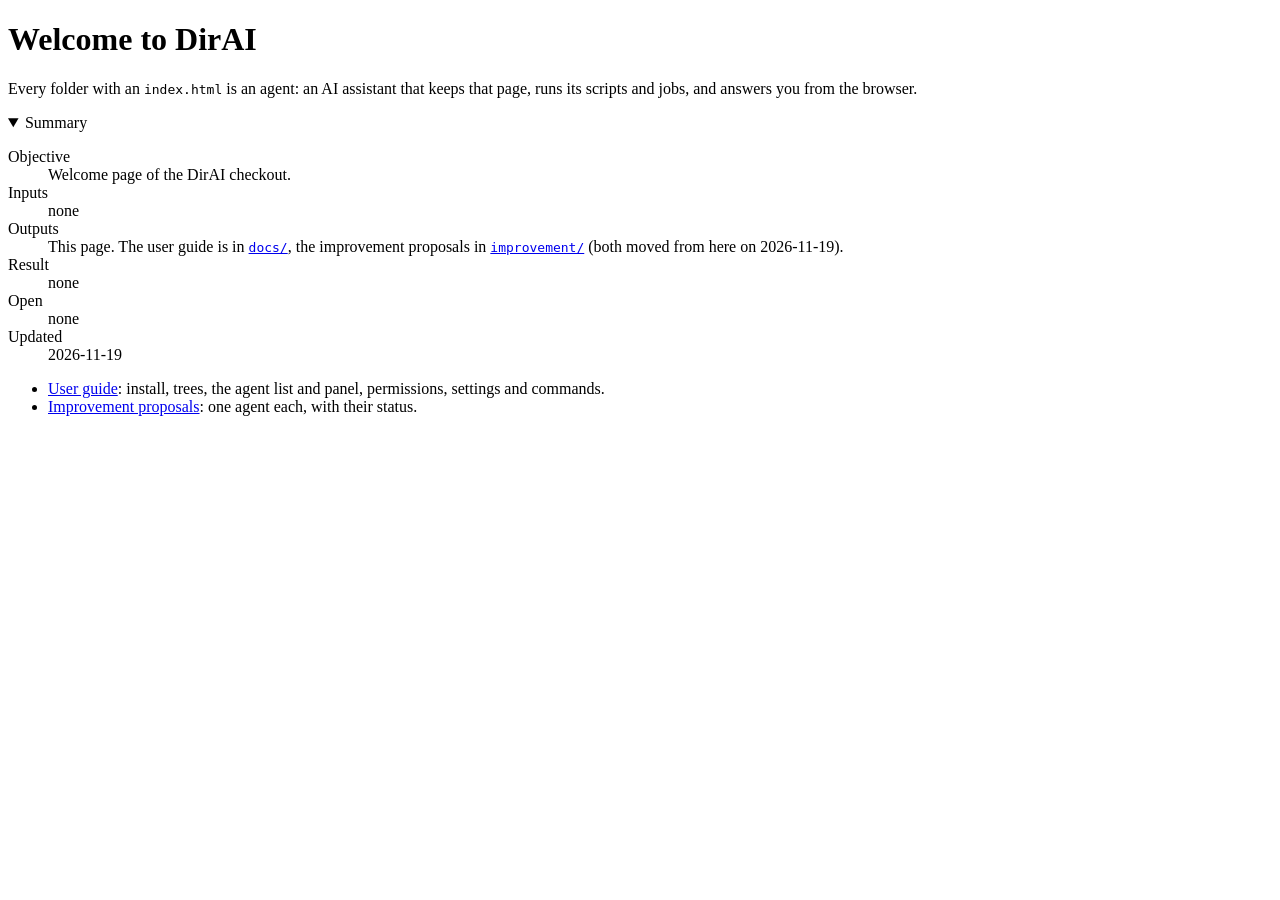
<file: index.html>
<!doctype html>
<html lang="en">
<head>
<meta charset="utf-8">
<meta name="viewport" content="width=device-width, initial-scale=1">
<title>Welcome to DirAI</title>
</head>
<body>
<main>

<h1>Welcome to DirAI</h1>
<p class="lede">Every folder with an <code>index.html</code> is an agent: an AI assistant that keeps that page, runs its scripts and jobs, and answers you from the browser.</p>

<!-- dirai:card -->
<details id="dirai-card" open>
  <summary>Summary</summary>
  <dl>
    <dt>Objective</dt> <dd>Welcome page of the DirAI checkout.</dd>
    <dt>Inputs</dt>    <dd>none</dd>
    <dt>Outputs</dt>   <dd>This page. The user guide is in <a href="docs/index.html#guide"><code>docs/</code></a>, the improvement proposals in <a href="improvement/index.html"><code>improvement/</code></a> (both moved from here on 2026-11-19).</dd>
    <dt>Result</dt>    <dd>none</dd>
    <dt>Open</dt>      <dd>none</dd>
    <dt>Updated</dt>   <dd>2026-11-19</dd>
  </dl>
</details>
<!-- /dirai:card -->

<ul>
  <li><a href="docs/index.html#guide">User guide</a>: install, trees, the agent list and panel, permissions, settings and commands.</li>
  <li><a href="improvement/index.html">Improvement proposals</a>: one agent each, with their status.</li>
</ul>

</main>
</body>
</html>
</file>
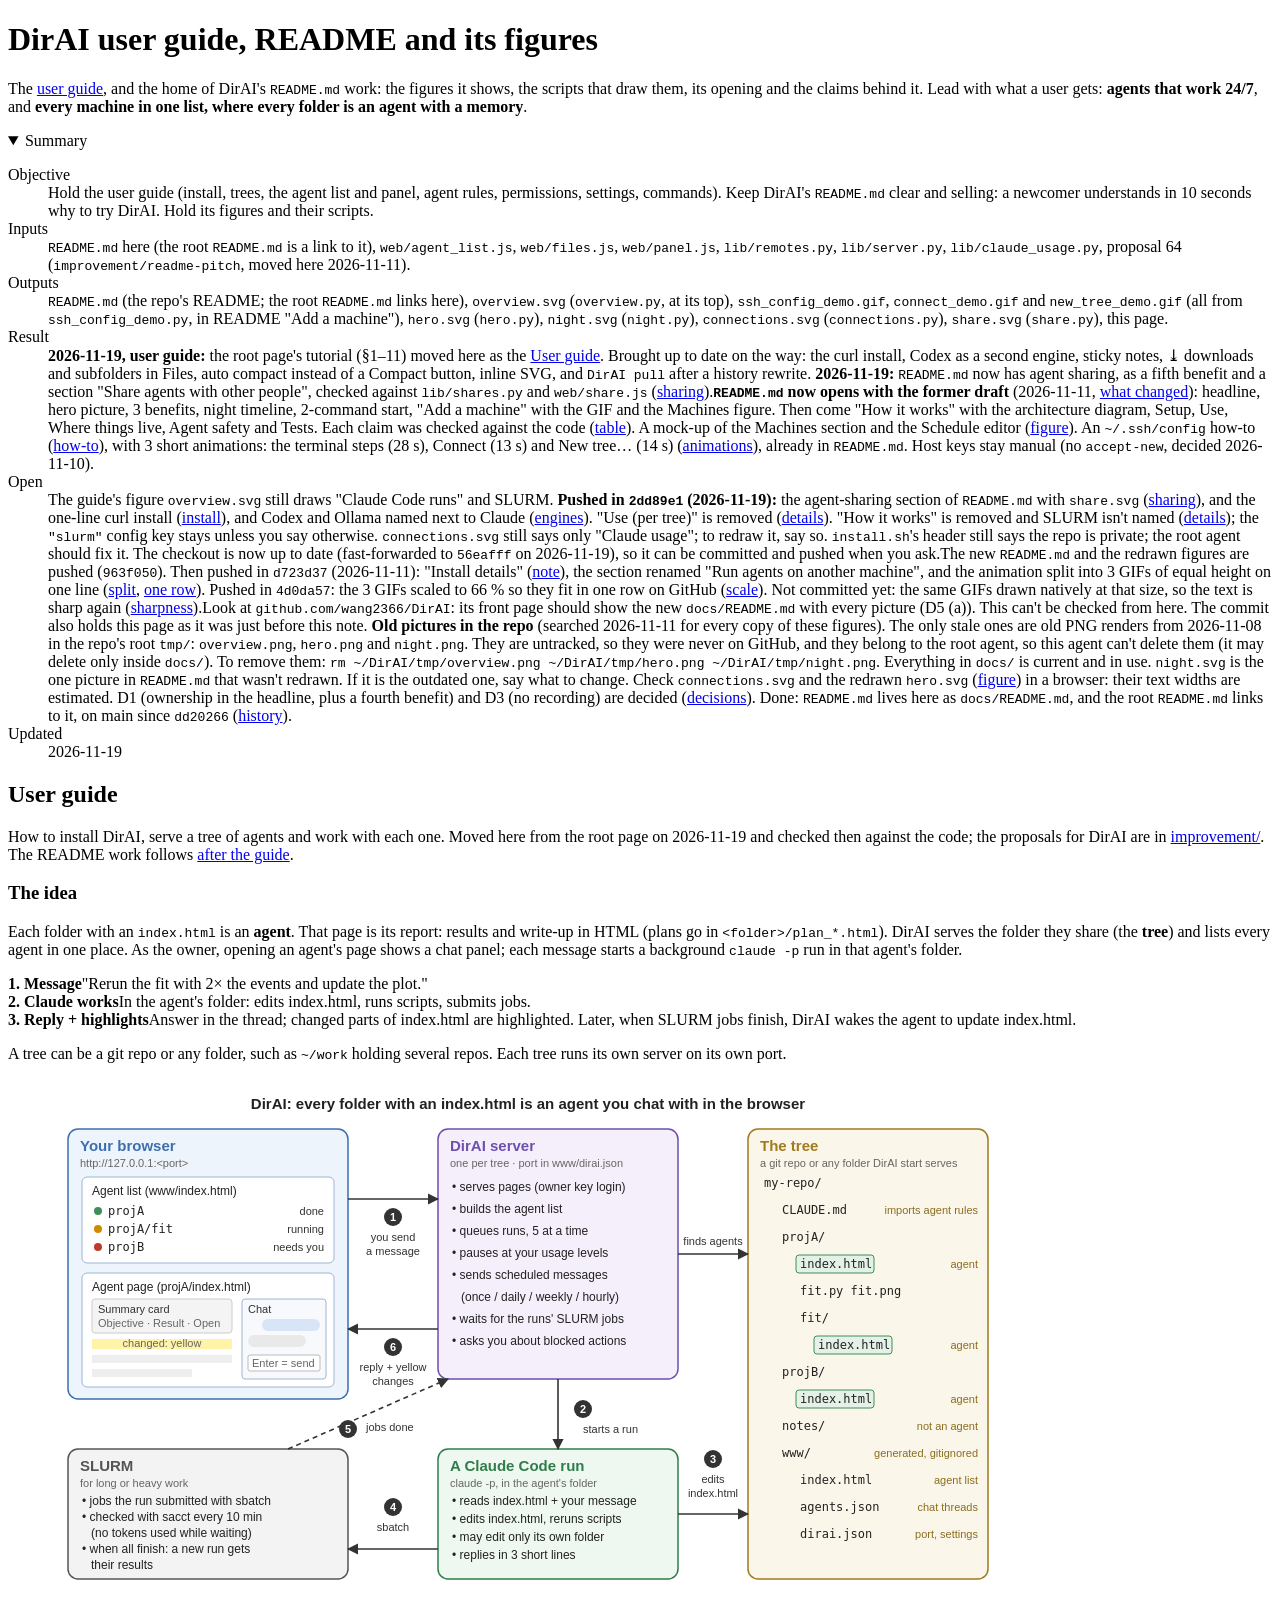
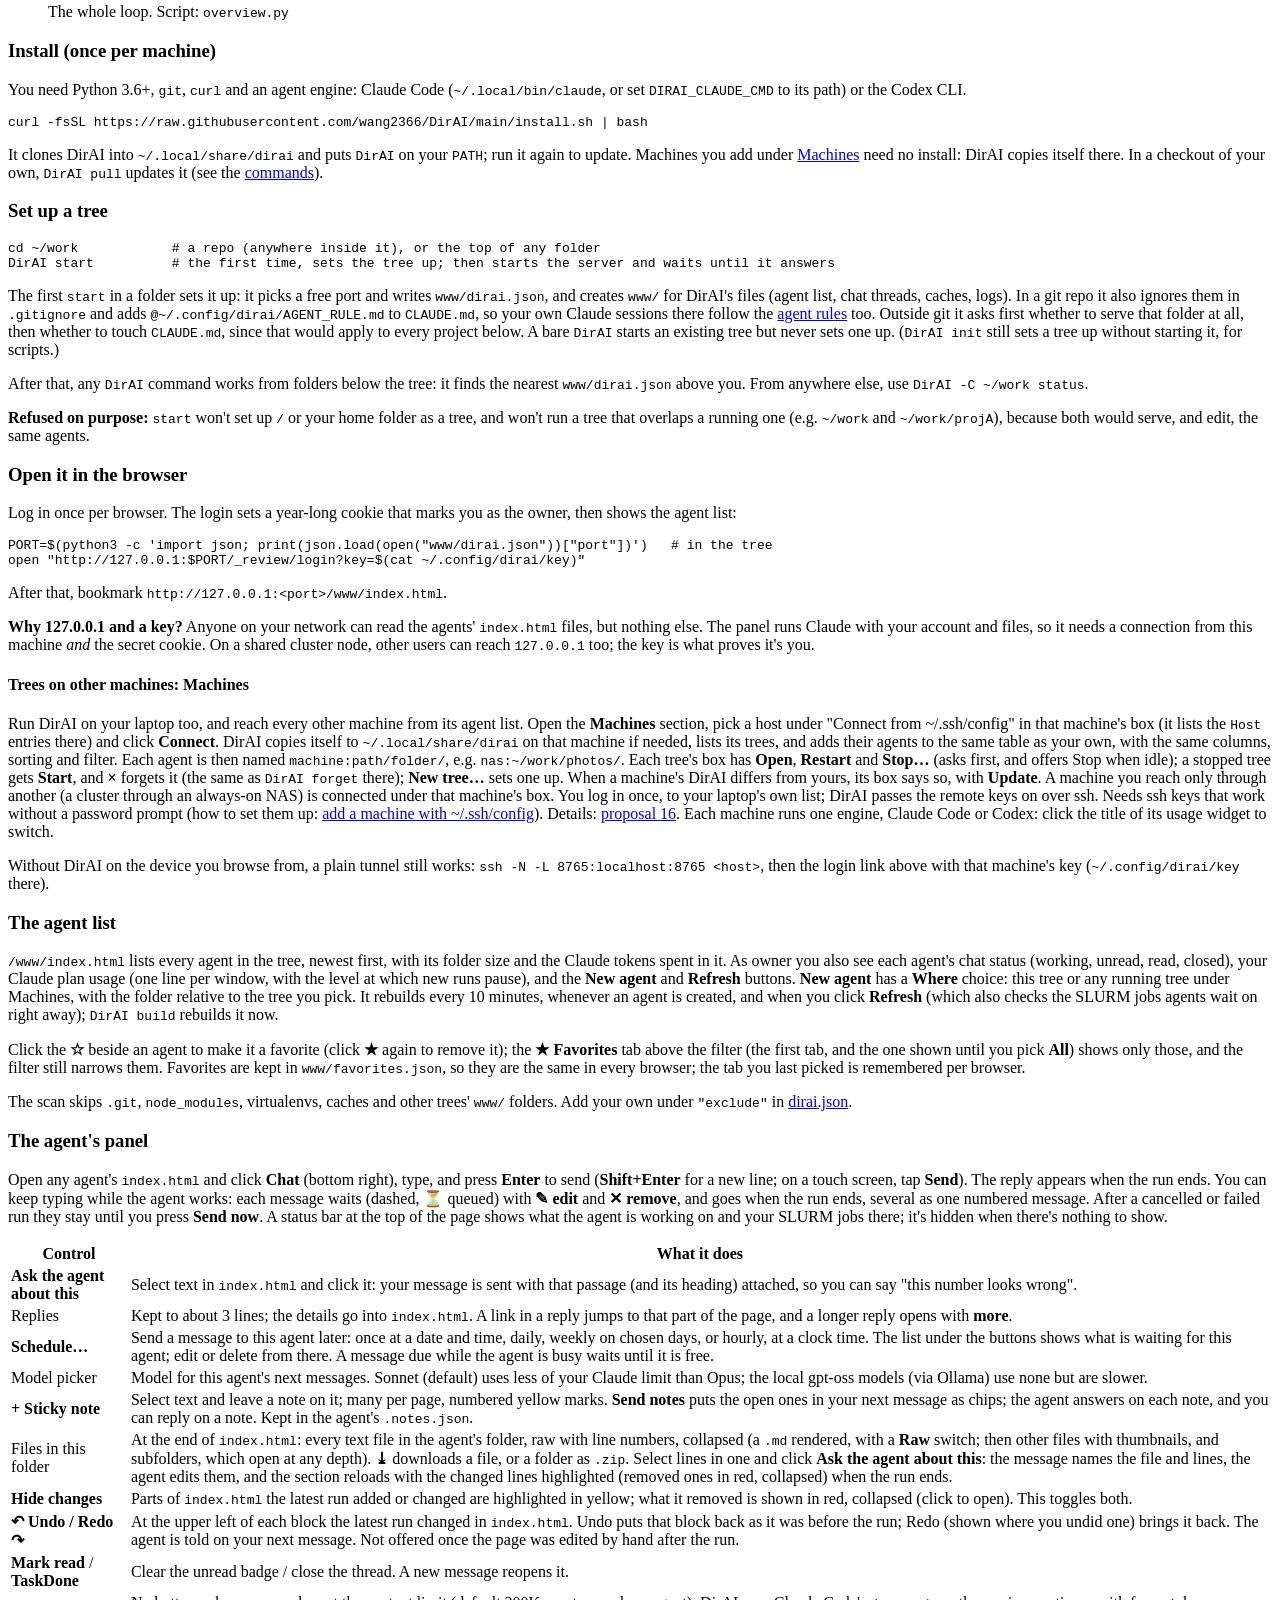
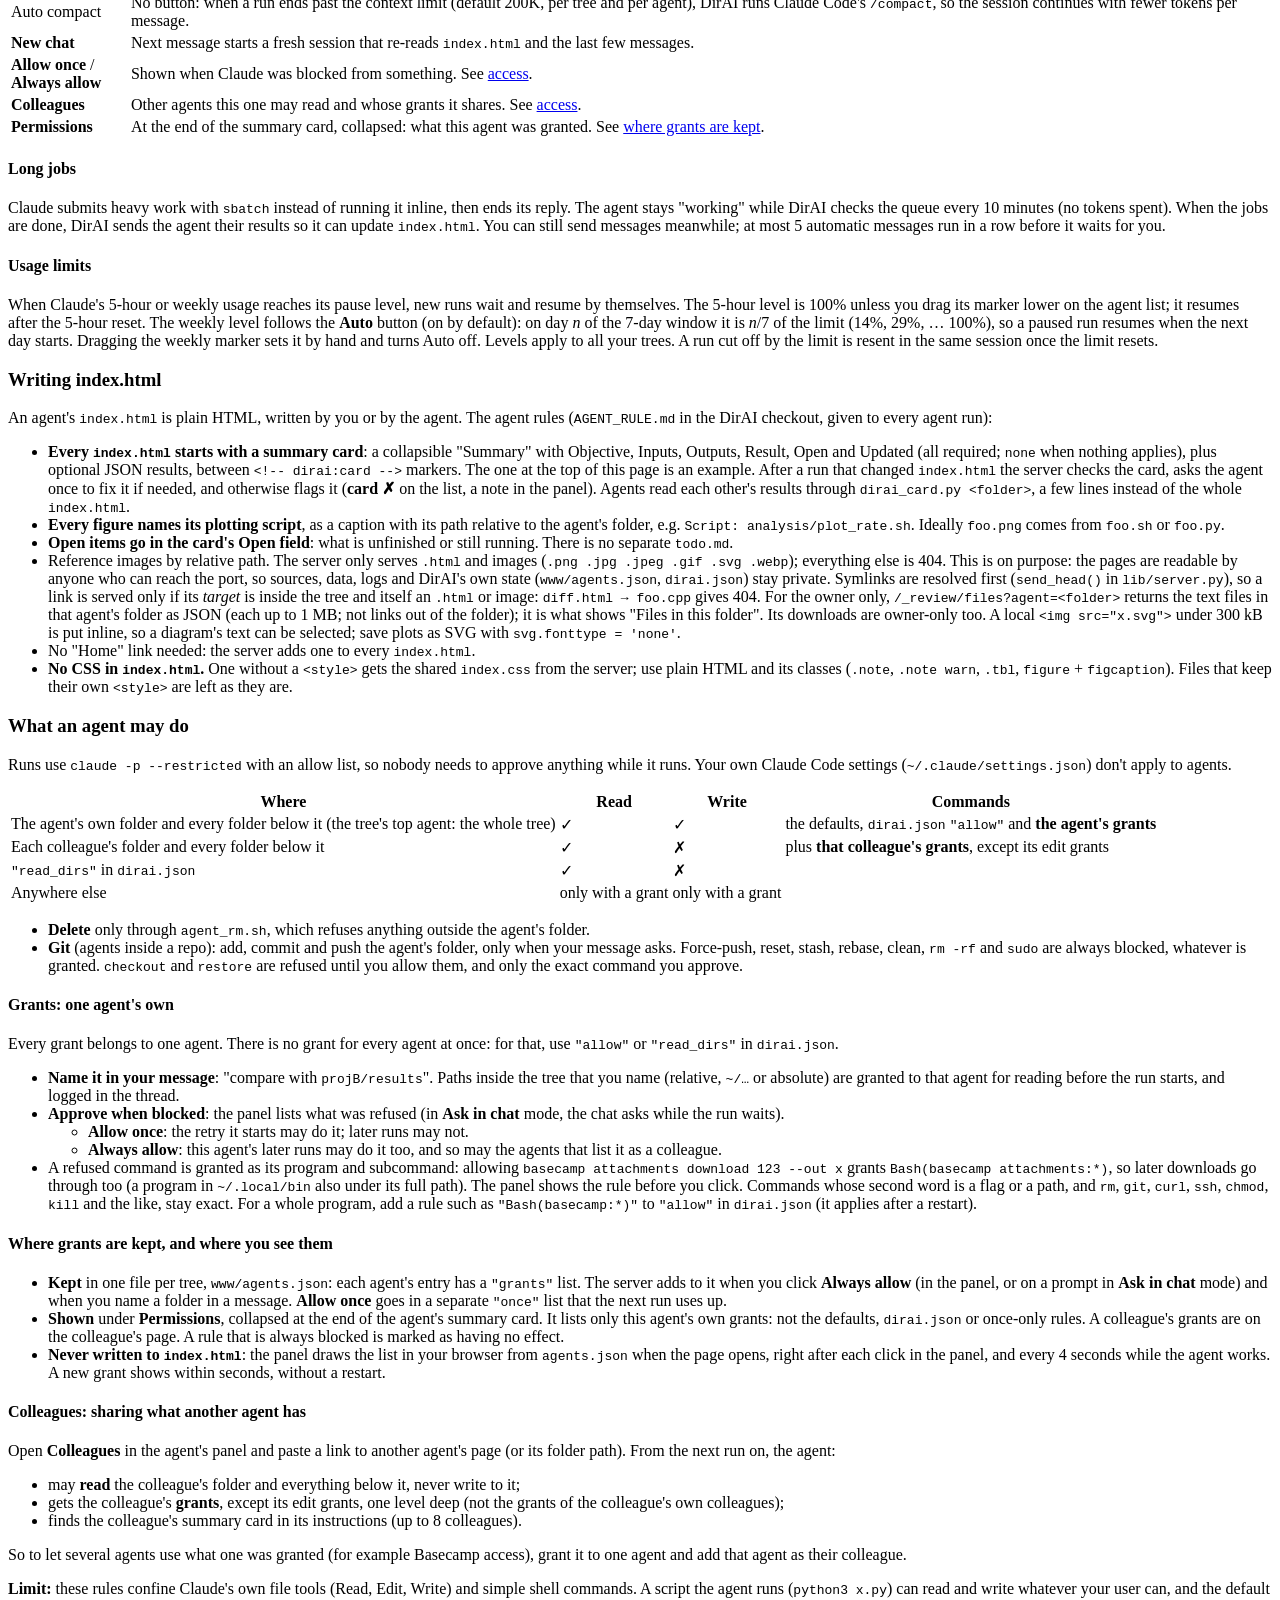
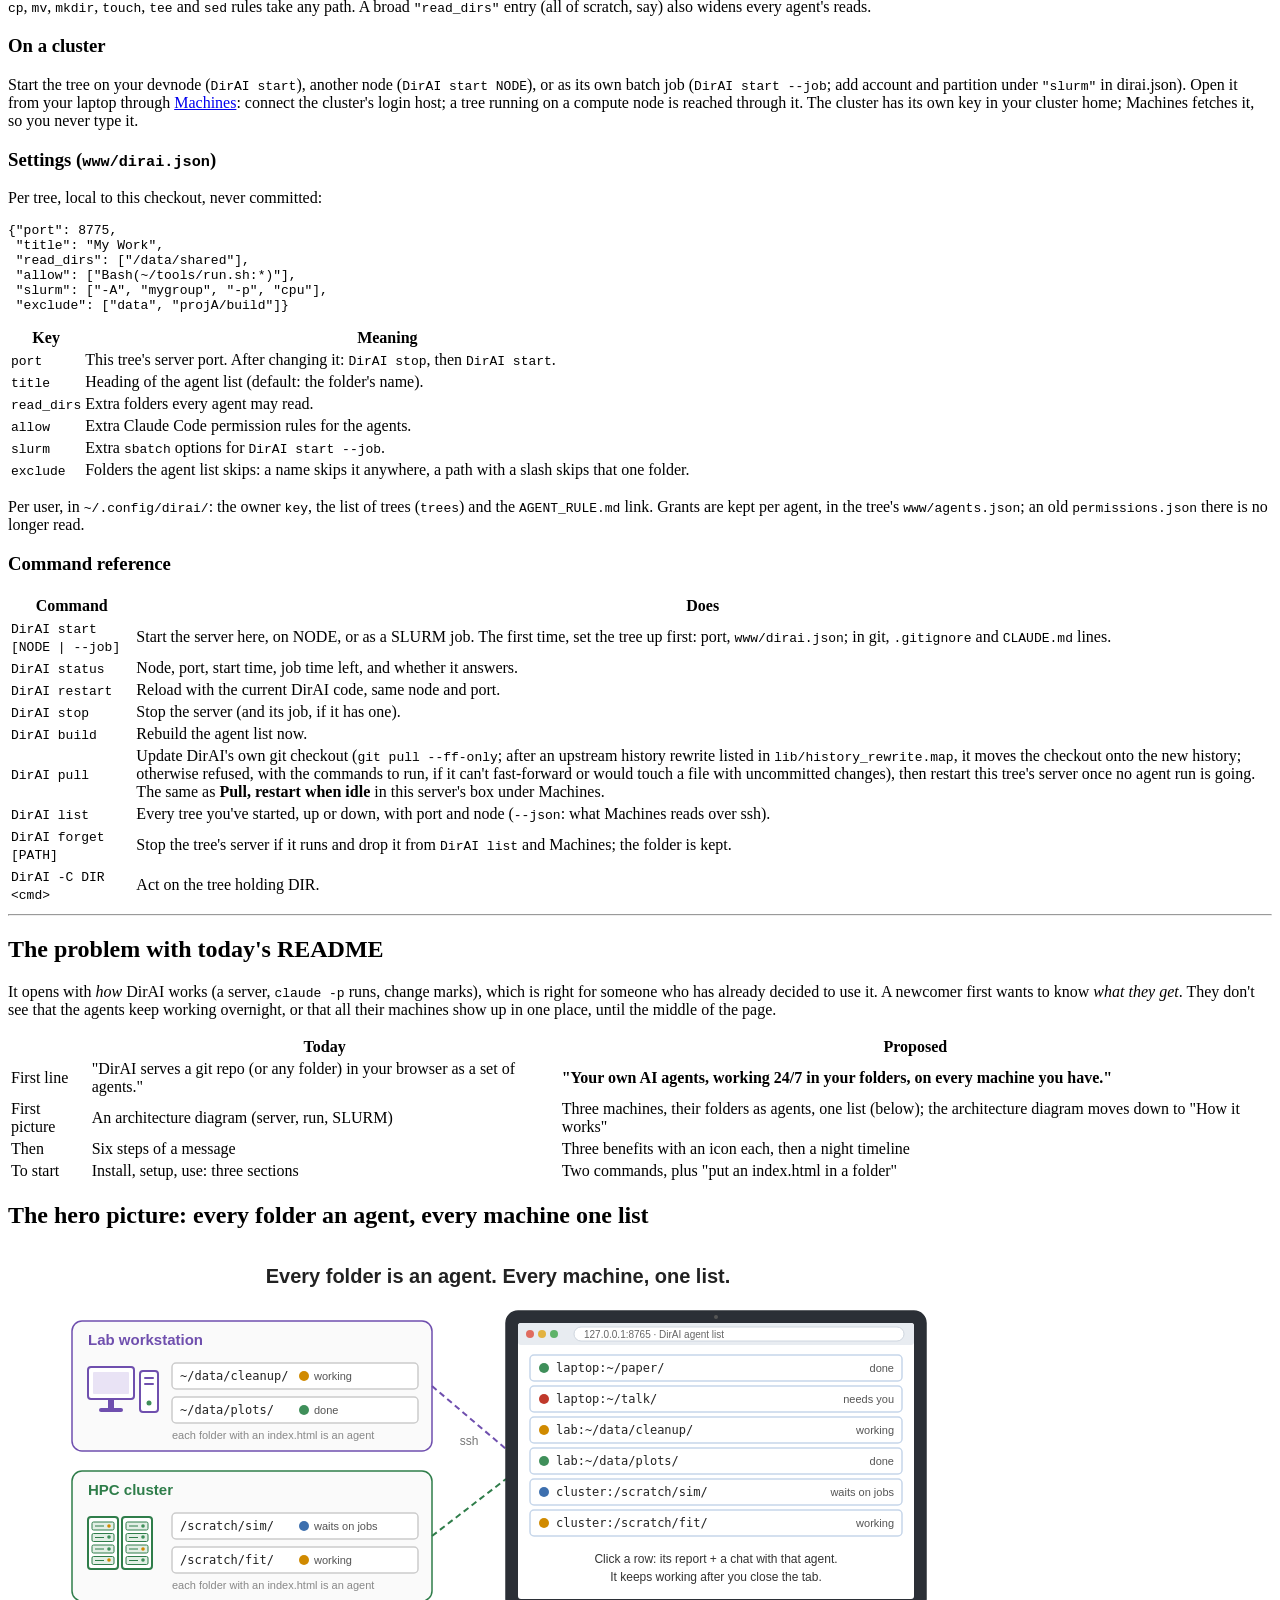
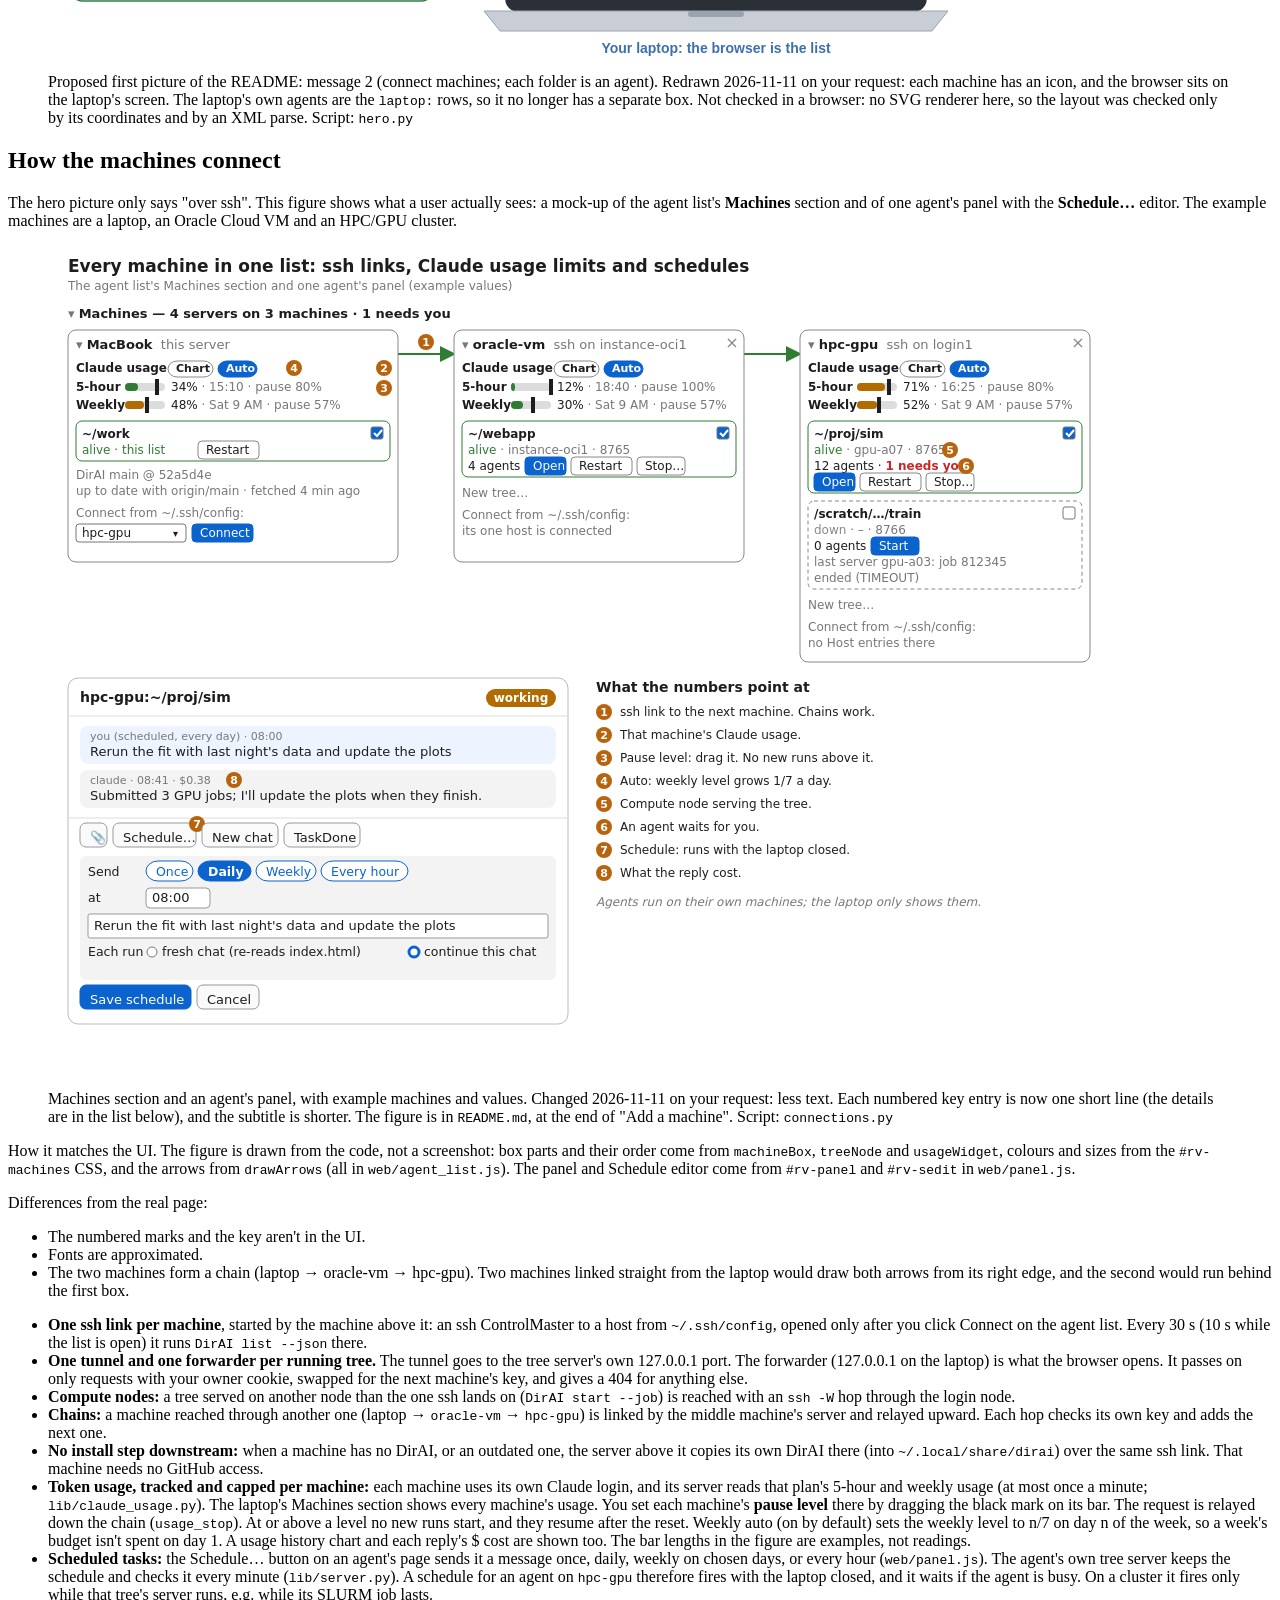
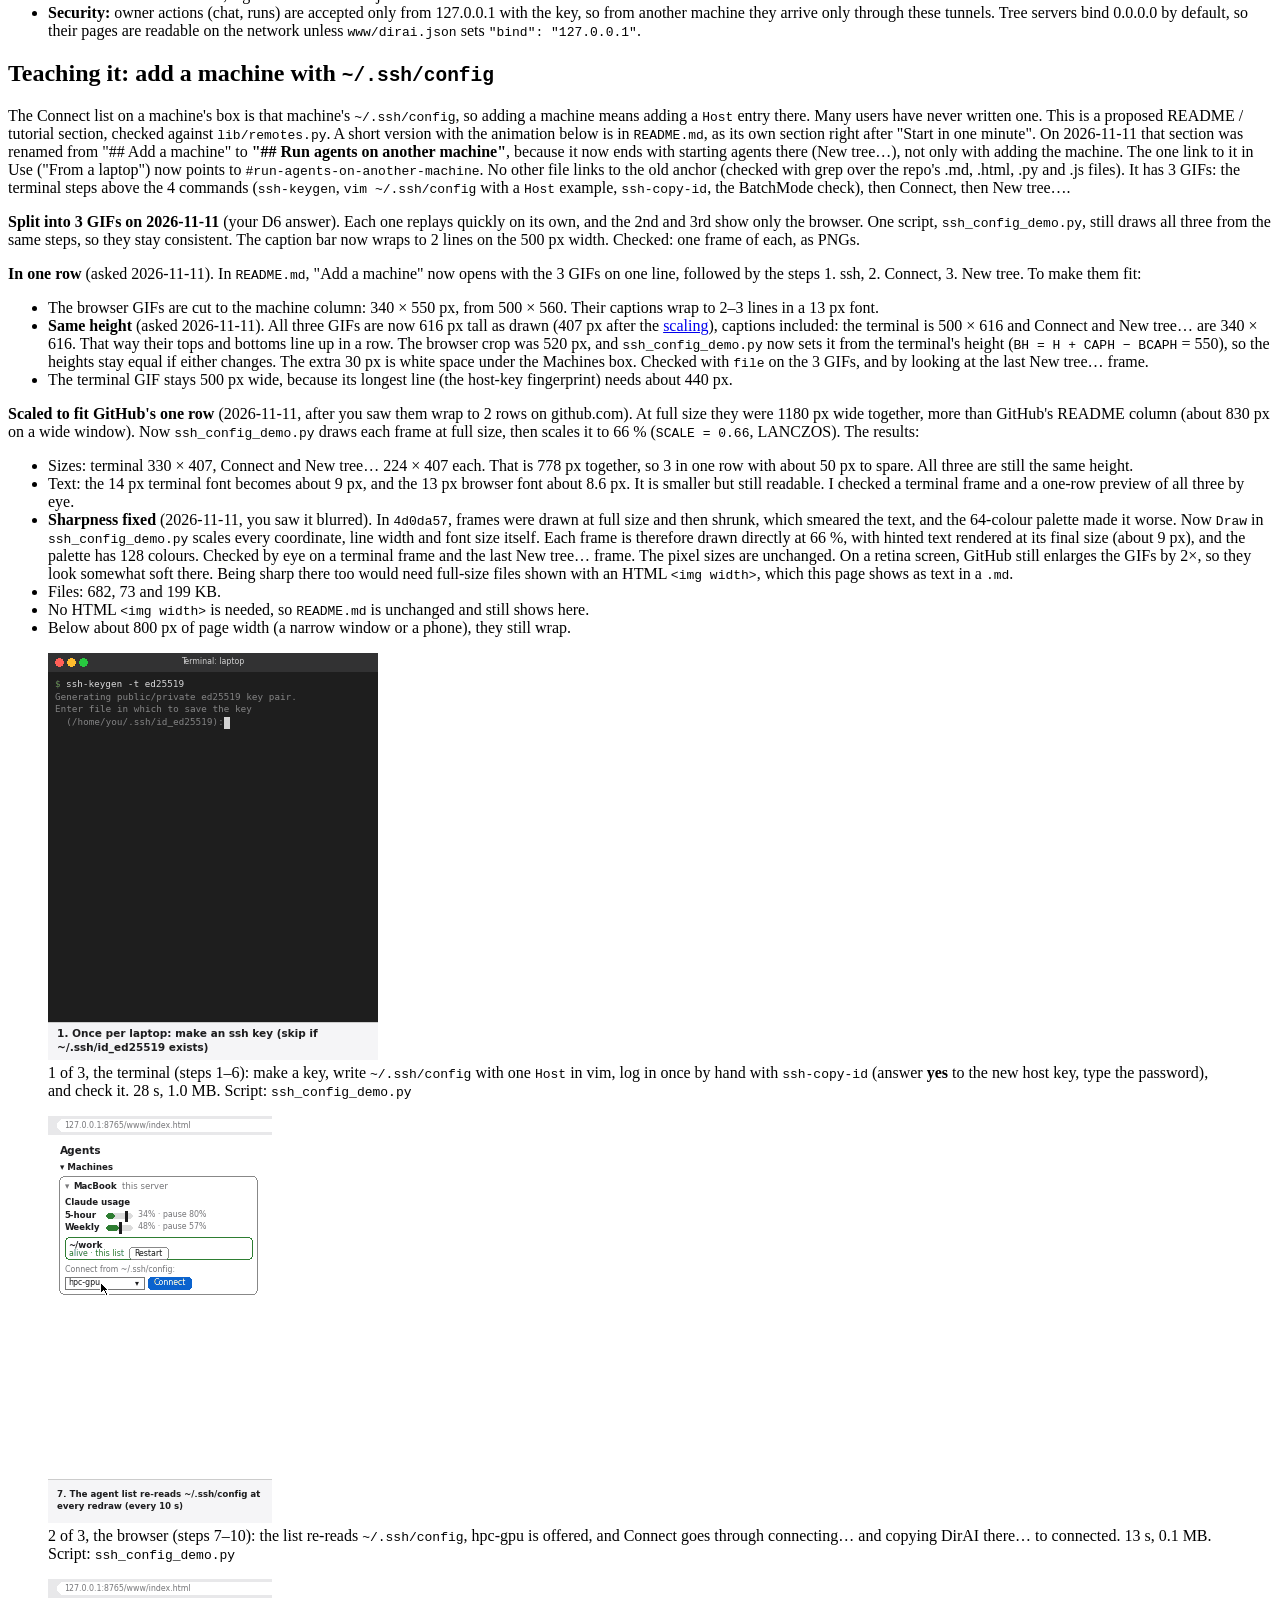
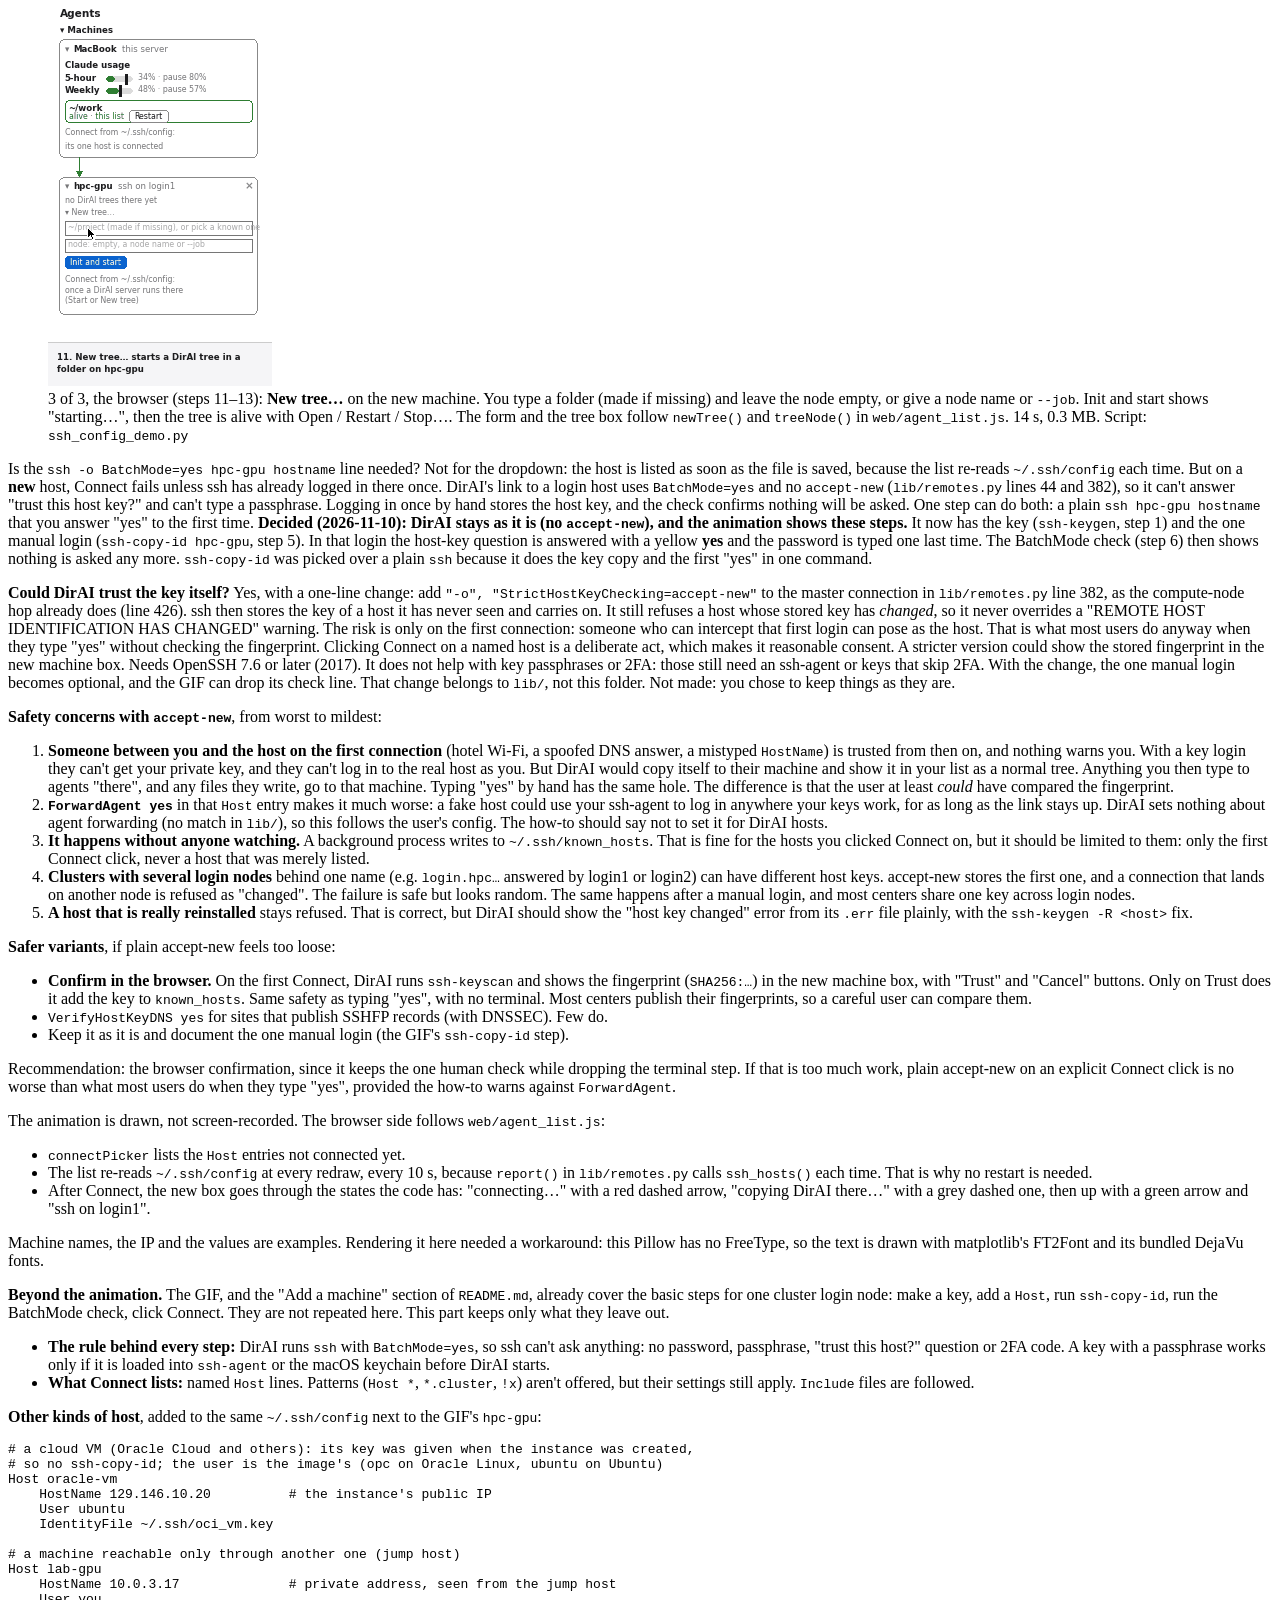
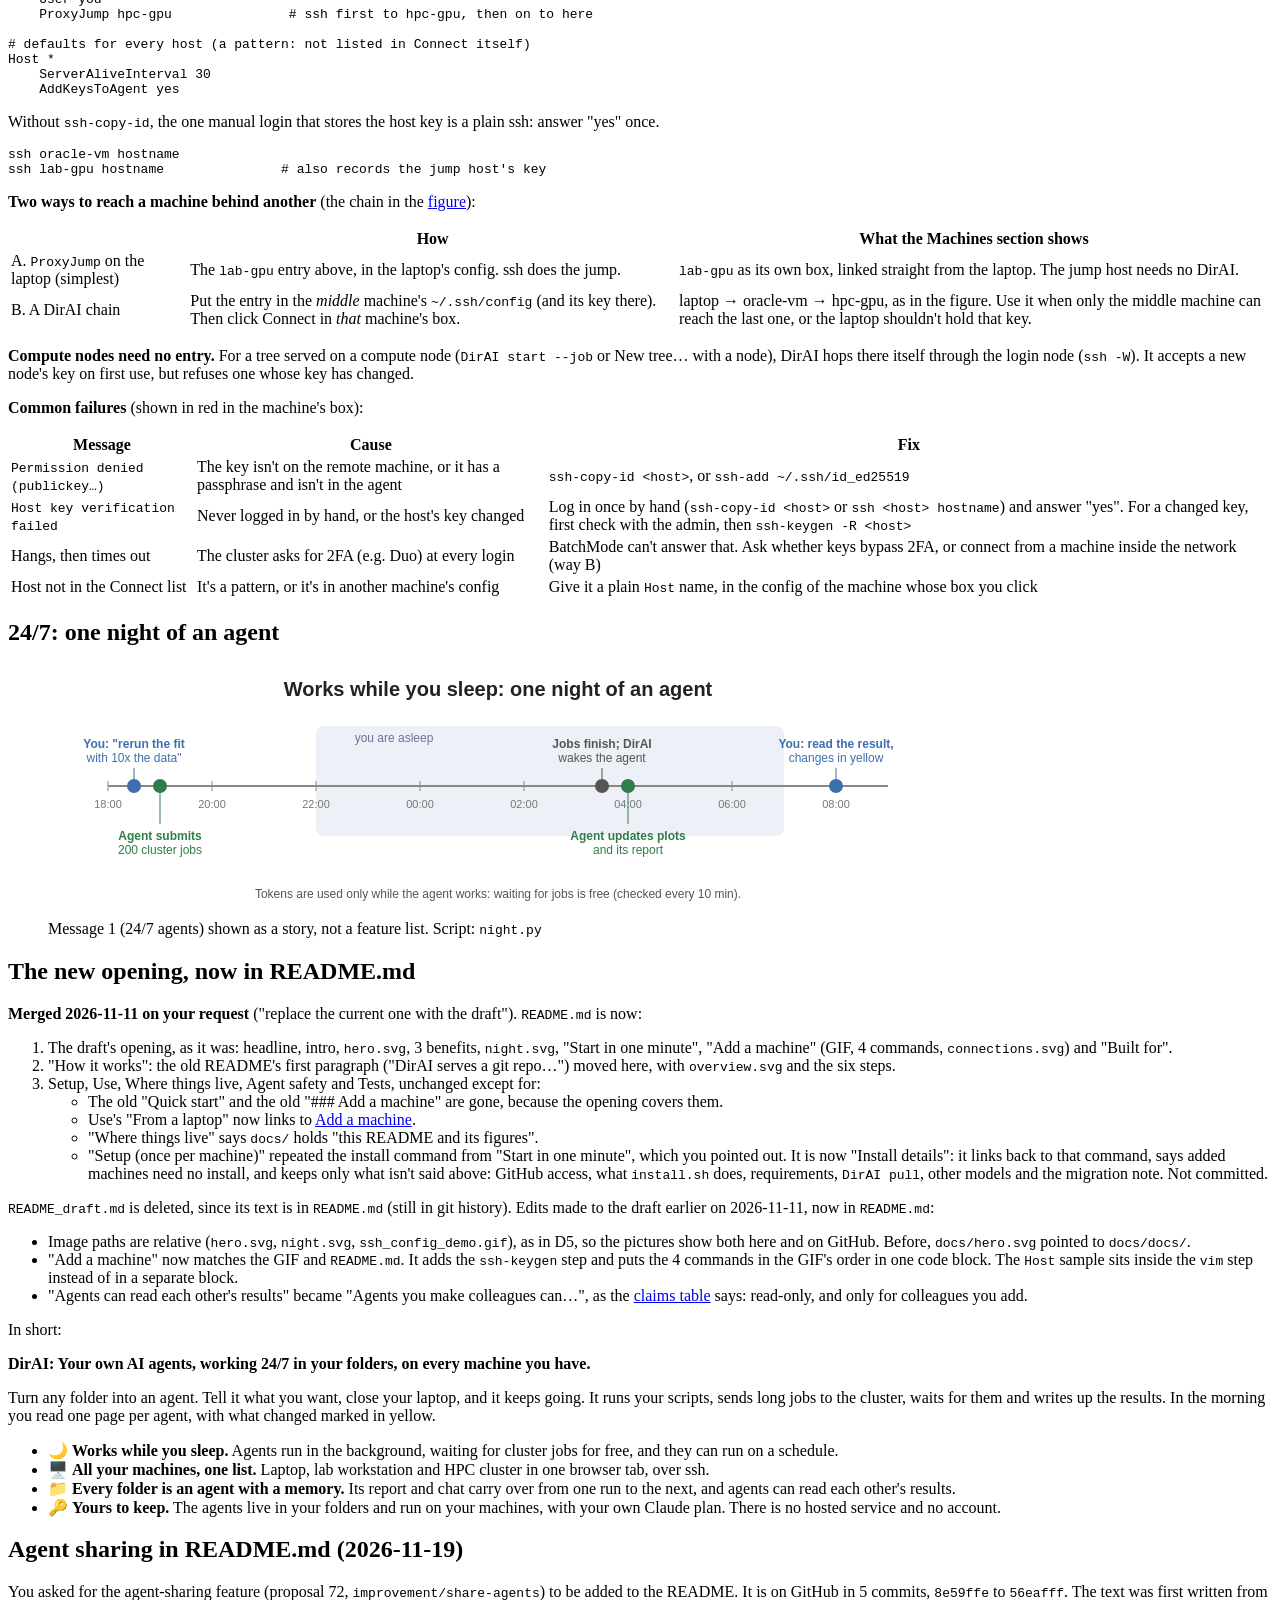
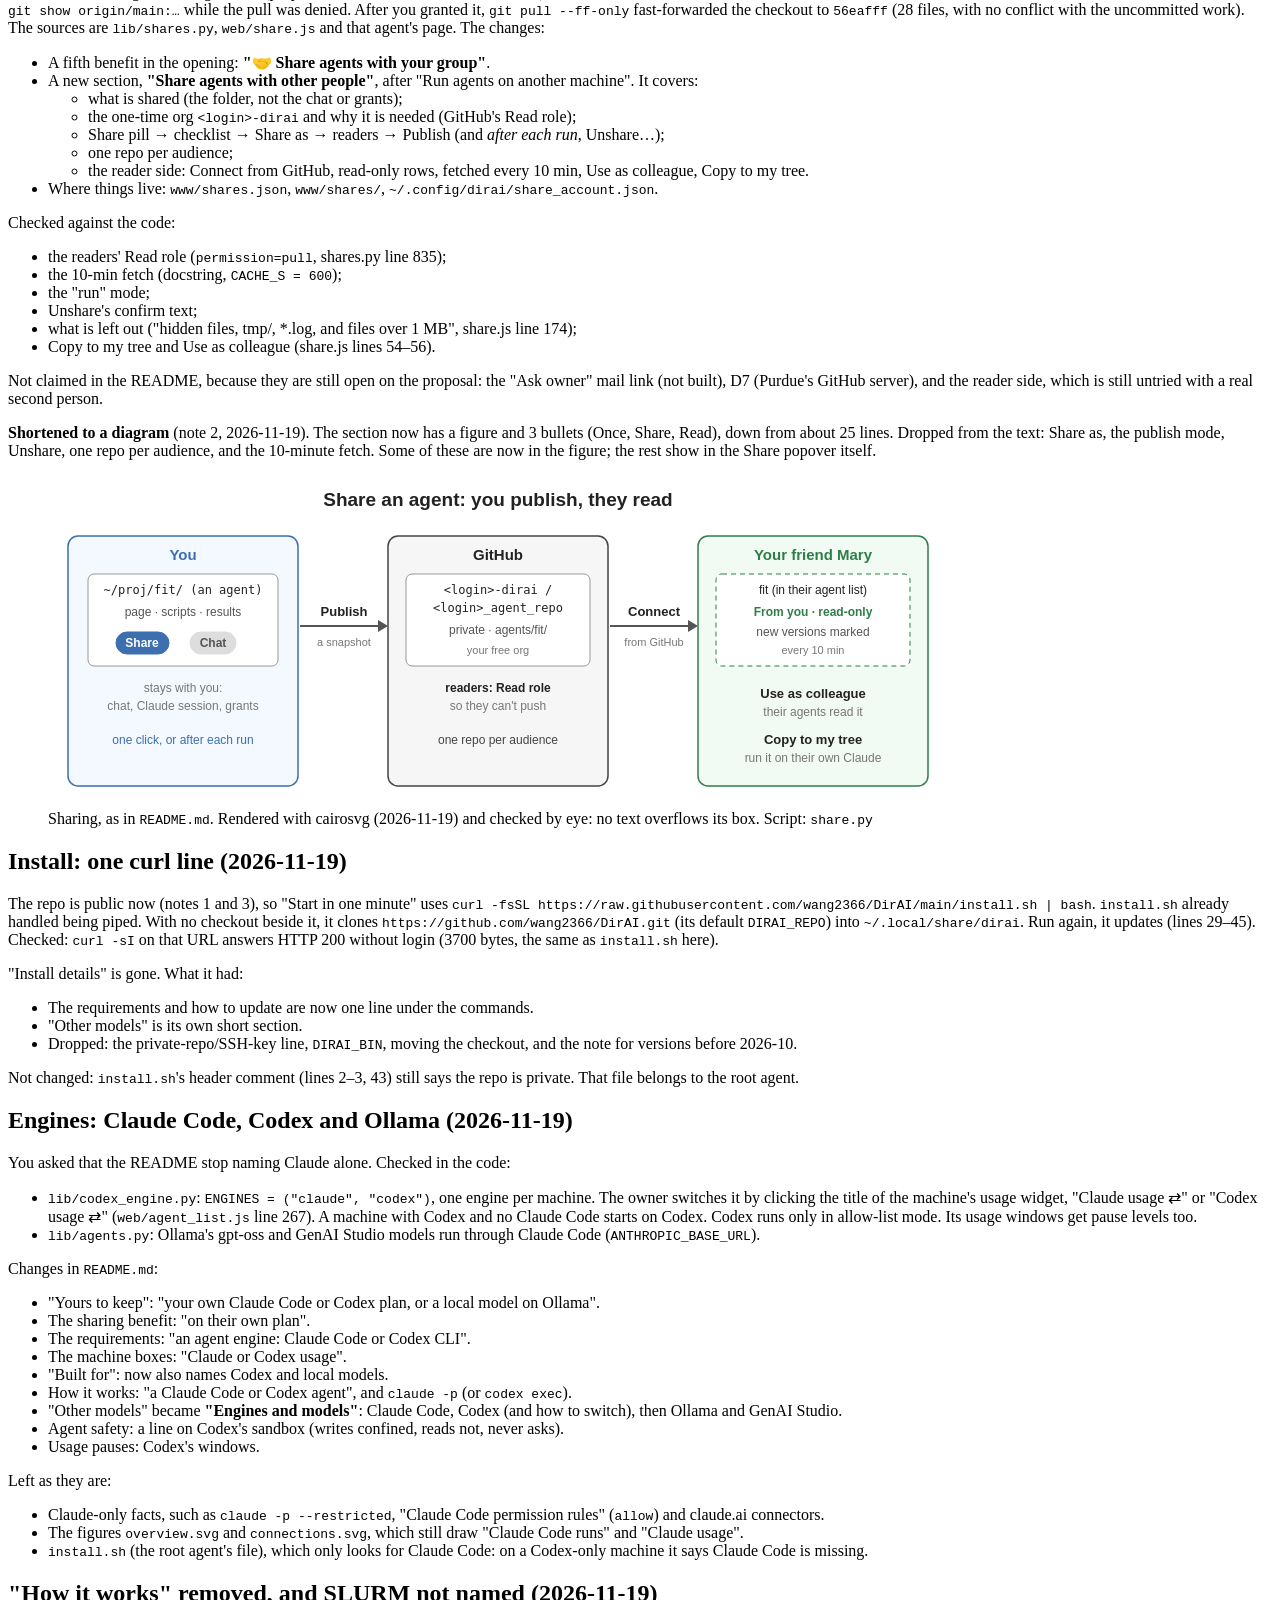
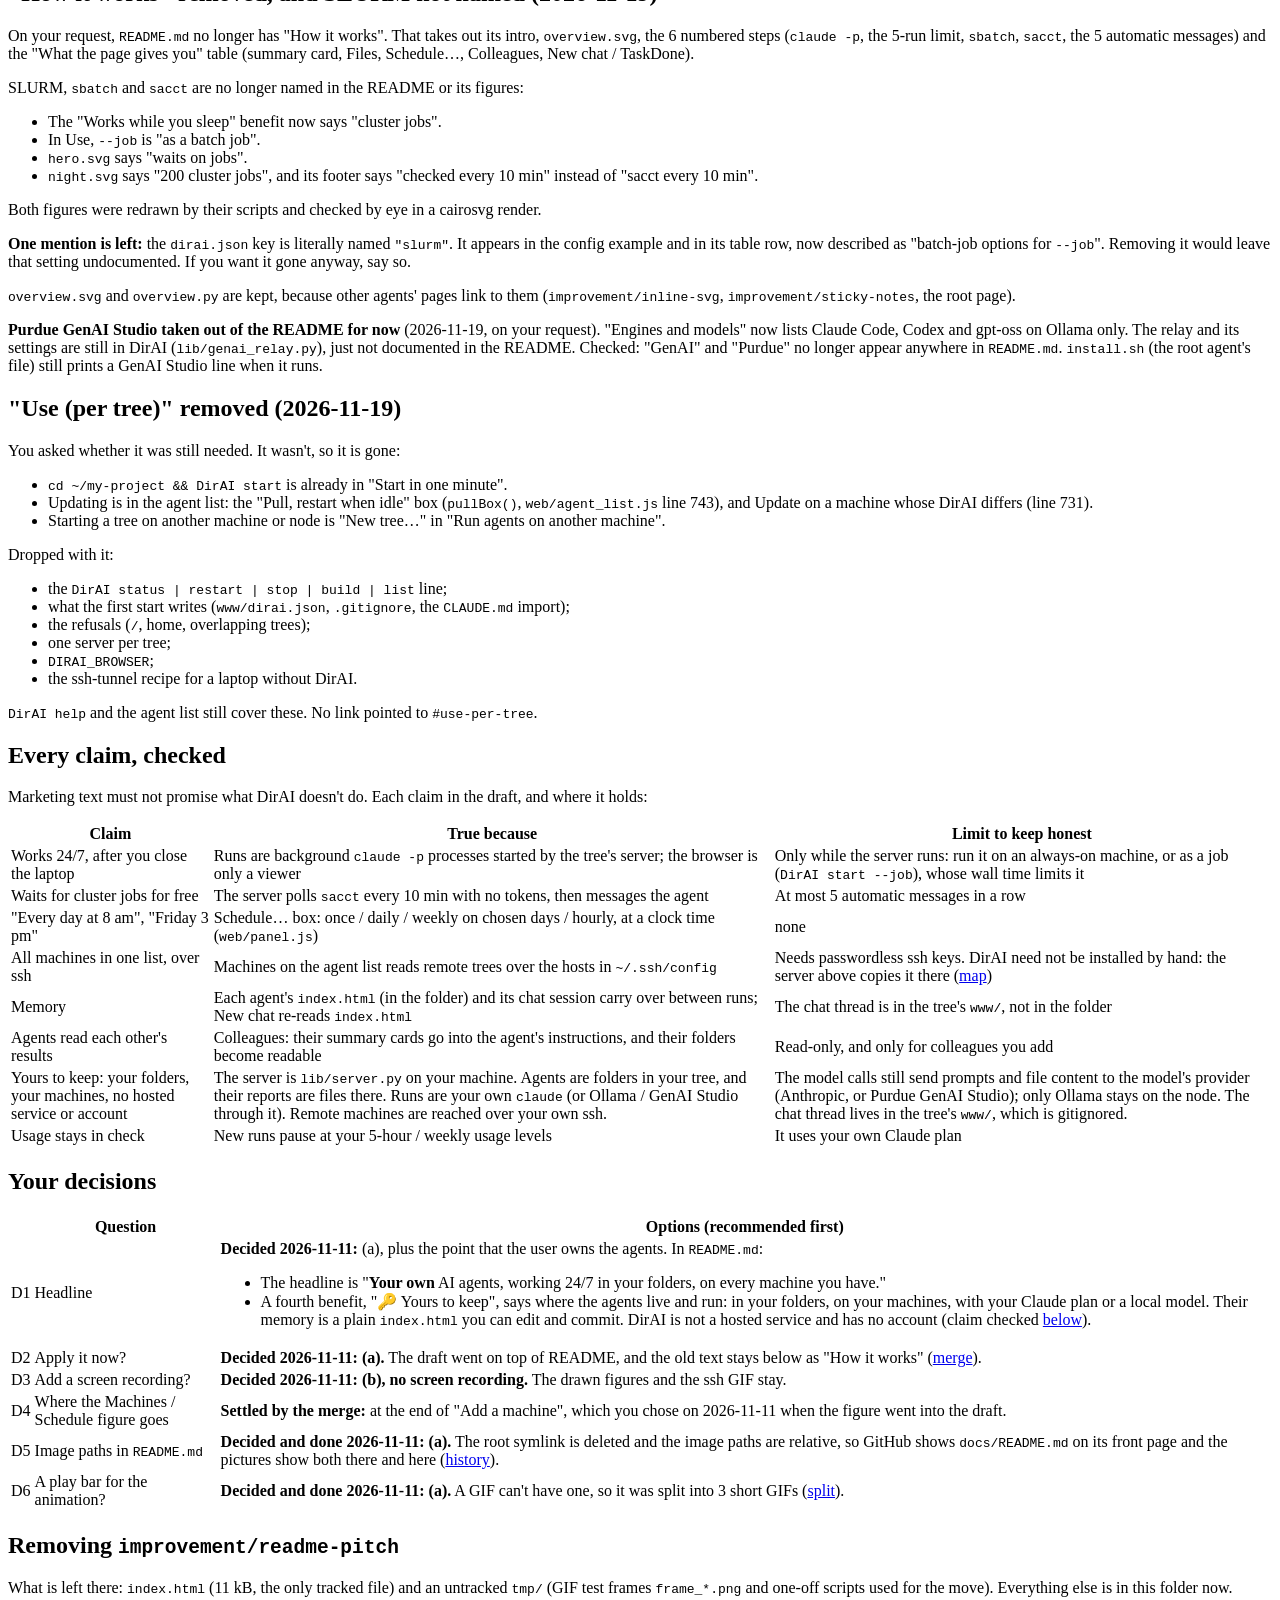
<file: docs/index.html>
<!doctype html>
<html lang="en">
<head>
<meta charset="utf-8">
<meta name="viewport" content="width=device-width, initial-scale=1">
<title>DirAI user guide, README and its figures</title>
</head>
<body>
<main>

<h1>DirAI user guide, README and its figures</h1>
<p class="lede">The <a href="#guide">user guide</a>, and the home of DirAI's <code>README.md</code> work: the figures it shows, the scripts that draw them, its opening and the claims behind it. Lead with what a user gets: <b>agents that work 24/7</b>, and <b>every machine in one list, where every folder is an agent with a memory</b>.</p>

<!-- dirai:card -->
<details id="dirai-card" open>
  <summary>Summary</summary>
  <dl>
    <dt>Objective</dt> <dd>Hold the user guide (install, trees, the agent list and panel, agent rules, permissions, settings, commands). Keep DirAI's <code>README.md</code> clear and selling: a newcomer understands in 10 seconds why to try DirAI. Hold its figures and their scripts.</dd>
    <dt>Inputs</dt>    <dd><code>README.md</code> here (the root <code>README.md</code> is a link to it), <code>web/agent_list.js</code>, <code>web/files.js</code>, <code>web/panel.js</code>, <code>lib/remotes.py</code>, <code>lib/server.py</code>, <code>lib/claude_usage.py</code>, proposal 64 (<code>improvement/readme-pitch</code>, moved here 2026-11-11).</dd>
    <dt>Outputs</dt>   <dd><code>README.md</code> (the repo's README; the root <code>README.md</code> links here), <code>overview.svg</code> (<code>overview.py</code>, at its top), <code>ssh_config_demo.gif</code>, <code>connect_demo.gif</code> and <code>new_tree_demo.gif</code> (all from <code>ssh_config_demo.py</code>, in README "Add a machine"), <code>hero.svg</code> (<code>hero.py</code>), <code>night.svg</code> (<code>night.py</code>), <code>connections.svg</code> (<code>connections.py</code>), <code>share.svg</code> (<code>share.py</code>), this page.</dd>
    <dt>Result</dt>    <dd><b>2026-11-19, user guide:</b> the root page's tutorial (§1–11) moved here as the <a href="#guide">User guide</a>. Brought up to date on the way: the curl install, Codex as a second engine, sticky notes, ⤓ downloads and subfolders in Files, auto compact instead of a Compact button, inline SVG, and <code>DirAI pull</code> after a history rewrite.
                           <b>2026-11-19:</b> <code>README.md</code> now has agent sharing, as a fifth benefit and a section "Share agents with other people", checked against <code>lib/shares.py</code> and <code>web/share.js</code> (<a href="#sharing">sharing</a>).<b><code>README.md</code> now opens with the former draft</b> (2026-11-11, <a href="#draft">what changed</a>): headline, hero picture, 3 benefits, night timeline, 2-command start, "Add a machine" with the GIF and the Machines figure. Then come "How it works" with the architecture diagram, Setup, Use, Where things live, Agent safety and Tests. Each claim was checked against the code (<a href="#claims">table</a>). A mock-up of the Machines section and the Schedule editor (<a href="#connections">figure</a>). An <code>~/.ssh/config</code> how-to (<a href="#ssh-config">how-to</a>), with 3 short animations: the terminal steps (28 s), Connect (13 s) and New tree… (14 s) (<a href="#ssh-demo">animations</a>), already in <code>README.md</code>. Host keys stay manual (no <code>accept-new</code>, decided 2026-11-10).</dd>
    <dt>Open</dt>      <dd>The guide's figure <code>overview.svg</code> still draws "Claude Code runs" and SLURM. <b>Pushed in <code>2dd89e1</code> (2026-11-19):</b> the agent-sharing section of <code>README.md</code> with <code>share.svg</code> (<a href="#sharing">sharing</a>), and the one-line curl install (<a href="#install-curl">install</a>), and Codex and Ollama named next to Claude (<a href="#engines">engines</a>). "Use (per tree)" is removed (<a href="#no-use">details</a>). "How it works" is removed and SLURM isn't named (<a href="#no-how">details</a>); the <code>"slurm"</code> config key stays unless you say otherwise. <code>connections.svg</code> still says only "Claude usage"; to redraw it, say so. <code>install.sh</code>'s header still says the repo is private; the root agent should fix it. The checkout is now up to date (fast-forwarded to <code>56eafff</code> on 2026-11-19), so it can be committed and pushed when you ask.The new <code>README.md</code> and the redrawn figures are pushed (<code>963f050</code>). Then pushed in <code>d723d37</code> (2026-11-11): "Install details" (<a href="#setup-dup">note</a>), the section renamed "Run agents on another machine", and the animation split into 3 GIFs of equal height on one line (<a href="#gif-split">split</a>, <a href="#gif-row">one row</a>). Pushed in <code>4d0da57</code>: the 3 GIFs scaled to 66 % so they fit in one row on GitHub (<a href="#gif-scale">scale</a>). Not committed yet: the same GIFs drawn natively at that size, so the text is sharp again (<a href="#gif-sharp">sharpness</a>).Look at <code>github.com/wang2366/DirAI</code>: its front page should show the new <code>docs/README.md</code> with every picture (D5 (a)). This can't be checked from here. The commit also holds this page as it was just before this note. <span id="old-pics"><b>Old pictures in the repo</b> (searched 2026-11-11 for every copy of these figures).</span> The only stale ones are old PNG renders from 2026-11-08 in the repo's root <code>tmp/</code>: <code>overview.png</code>, <code>hero.png</code> and <code>night.png</code>. They are untracked, so they were never on GitHub, and they belong to the root agent, so this agent can't delete them (it may delete only inside <code>docs/</code>). To remove them: <code>rm ~/DirAI/tmp/overview.png ~/DirAI/tmp/hero.png ~/DirAI/tmp/night.png</code>. Everything in <code>docs/</code> is current and in use. <code>night.svg</code> is the one picture in <code>README.md</code> that wasn't redrawn. If it is the outdated one, say what to change. Check <code>connections.svg</code> and the redrawn <code>hero.svg</code> (<a href="#hero">figure</a>) in a browser: their text widths are estimated. D1 (ownership in the headline, plus a fourth benefit) and D3 (no recording) are decided (<a href="#decisions">decisions</a>). Done: <code>README.md</code> lives here as <code>docs/README.md</code>, and the root <code>README.md</code> links to it, on main since <code>dd20266</code> (<a href="#history">history</a>).</dd>
    <dt>Updated</dt>   <dd>2026-11-19</dd>
  </dl>
</details>
<!-- /dirai:card -->

<h2 id="guide">User guide</h2>
<p>How to install DirAI, serve a tree of agents and work with each one. Moved here from the root page on 2026-11-19 and checked then against the code; the proposals for DirAI are in <a href="../improvement/index.html">improvement/</a>. The README work follows <a href="#problem">after the guide</a>.</p>

<h3 id="guide-idea">The idea</h3>
<p>Each folder with an <code>index.html</code> is an <b>agent</b>. That page is its report: results and
write-up in HTML (plans go in <code>&lt;folder&gt;/plan_*.html</code>). DirAI serves the folder they share
(the <b>tree</b>) and lists every agent in one place. As the owner, opening an agent's page shows a chat
panel; each message starts a background <code>claude -p</code> run in that agent's folder.</p>
<div class="flow">
  <div><b>1. Message</b><span>"Rerun the fit with 2× the events and update the plot."</span></div>
  <div><b>2. Claude works</b><span>In the agent's folder: edits index.html, runs scripts, submits jobs.</span></div>
  <div><b>3. Reply + highlights</b><span>Answer in the thread; changed parts of index.html are highlighted. Later, when SLURM jobs finish, DirAI wakes the agent to update index.html.</span></div>
</div>
<p>A tree can be a git repo or any folder, such as <code>~/work</code> holding several repos. Each tree runs
its own server on its own port.</p>
<figure id="guide-overview-figure">
  <img src="overview.svg" alt="How DirAI works: browser, DirAI server, the tree of agent folders, a Claude Code run and SLURM, with numbered steps 1 to 6">
  <figcaption>The whole loop. Script: <code>overview.py</code></figcaption>
</figure>

<h3 id="guide-install">Install (once per machine)</h3>
<p>You need Python 3.6+, <code>git</code>, <code>curl</code> and an agent engine: Claude Code
(<code>~/.local/bin/claude</code>, or set <code>DIRAI_CLAUDE_CMD</code> to its path) or the Codex CLI.</p>
<pre><code>curl -fsSL https://raw.githubusercontent.com/wang2366/DirAI/main/install.sh | bash</code></pre>
<p>It clones DirAI into <code>~/.local/share/dirai</code> and puts <code>DirAI</code> on your <code>PATH</code>; run it again to update.
Machines you add under <a href="#guide-machines">Machines</a> need no install: DirAI copies itself there.
In a checkout of your own, <code>DirAI pull</code> updates it (see the <a href="#guide-commands">commands</a>).</p>

<h3 id="guide-tree">Set up a tree</h3>
<pre><code>cd ~/work            <span class="c"># a repo (anywhere inside it), or the top of any folder</span>
DirAI start          <span class="c"># the first time, sets the tree up; then starts the server and waits until it answers</span></code></pre>
<p>The first <code>start</code> in a folder sets it up: it picks a free port and writes <code>www/dirai.json</code>, and creates
<code>www/</code> for DirAI's files (agent list, chat threads, caches, logs). In a git repo it also ignores them in
<code>.gitignore</code> and adds <code>@~/.config/dirai/AGENT_RULE.md</code> to <code>CLAUDE.md</code>, so your own Claude
sessions there follow the <a href="#guide-rules">agent rules</a> too. Outside git it asks first whether to serve that folder
at all, then whether to touch <code>CLAUDE.md</code>, since that would apply to every project below. A bare
<code>DirAI</code> starts an existing tree but never sets one up. (<code>DirAI init</code> still sets a tree up without starting it, for scripts.)</p>
<p>After that, any <code>DirAI</code> command works from folders below the tree: it finds the nearest
<code>www/dirai.json</code> above you. From anywhere else, use <code>DirAI -C ~/work status</code>.</p>
<div class="note warn"><b>Refused on purpose:</b> <code>start</code> won't set up <code>/</code> or your home
folder as a tree, and won't run a tree that overlaps a running one (e.g. <code>~/work</code> and
<code>~/work/projA</code>), because both would serve, and edit, the same agents.</div>

<h3 id="guide-open">Open it in the browser</h3>
<p>Log in once per browser. The login sets a year-long cookie that marks you as the owner, then shows the
agent list:</p>
<pre><code>PORT=$(python3 -c 'import json; print(json.load(open("www/dirai.json"))["port"])')   <span class="c"># in the tree</span>
open "http://127.0.0.1:$PORT/_review/login?key=$(cat ~/.config/dirai/key)"</code></pre>
<p>After that, bookmark <code>http://127.0.0.1:&lt;port&gt;/www/index.html</code>.</p>
<div class="note"><b>Why 127.0.0.1 and a key?</b> Anyone on your network can read the agents' <code>index.html</code>
files, but nothing else. The panel runs Claude with your account and files, so it needs a connection from
this machine <i>and</i> the secret cookie. On a shared cluster node, other users can reach
<code>127.0.0.1</code> too; the key is what proves it's you.</div>
<h4 id="guide-machines">Trees on other machines: <b>Machines</b></h4>
<p>Run DirAI on your laptop too, and reach every other machine from its agent list. Open the <b>Machines</b> section,
pick a host under "Connect from ~/.ssh/config" in that machine's box (it lists the <code>Host</code> entries there) and click
<b>Connect</b>. DirAI copies itself to <code>~/.local/share/dirai</code> on that machine if needed, lists its trees,
and adds their agents to the same table as your own, with the same columns, sorting and filter. Each agent is then named
<code>machine:path/folder/</code>, e.g. <code>nas:~/work/photos/</code>. Each tree's box has <b>Open</b>, <b>Restart</b> and
<b>Stop…</b> (asks first, and offers Stop when idle); a stopped tree gets <b>Start</b>, and <b>×</b> forgets it (the same as
<code>DirAI forget</code> there); <b>New tree…</b> sets one up. When a machine's DirAI differs from yours, its box says so, with <b>Update</b>.
A machine you reach only through another (a cluster through an always-on NAS) is connected under that machine's box.
You log in once, to your laptop's own list; DirAI passes the remote keys on over ssh. Needs ssh keys that work without
a password prompt (how to set them up: <a href="#ssh-config">add a machine with ~/.ssh/config</a>). Details: <a href="../improvement/remote-machines/index.html">proposal 16</a>.
Each machine runs one engine, Claude Code or Codex: click the title of its usage widget to switch.</p>
<div class="note">Without DirAI on the device you browse from, a plain tunnel still works:
<code>ssh -N -L 8765:localhost:8765 &lt;host&gt;</code>, then the login link above with that machine's key
(<code>~/.config/dirai/key</code> there).</div>

<h3 id="guide-list">The agent list</h3>
<p><code>/www/index.html</code> lists every agent in the tree, newest first, with its folder size and the Claude
tokens spent in it. As owner you also see each agent's chat status (working, unread, read, closed), your
Claude plan usage (one line per window, with the level at which new runs pause), and the
<b>New agent</b> and <b>Refresh</b> buttons. <b>New agent</b> has a <b>Where</b> choice: this tree or any running tree under
Machines, with the folder relative to the tree you pick. It rebuilds every 10 minutes, whenever an agent is created, and when you click <b>Refresh</b> (which also checks the SLURM jobs agents wait on right away);
<code>DirAI build</code> rebuilds it now.</p>
<p>Click the <b>☆</b> beside an agent to make it a favorite (click <b>★</b> again to remove it); the
<b>★ Favorites</b> tab above the filter (the first tab, and the one shown until you pick <b>All</b>) shows only those, and the filter still narrows them. Favorites are kept
in <code>www/favorites.json</code>, so they are the same in every browser; the tab you last picked is remembered per browser.</p>
<p>The scan skips <code>.git</code>, <code>node_modules</code>, virtualenvs, caches and other trees'
<code>www/</code> folders. Add your own under <code>"exclude"</code> in <a href="#guide-settings">dirai.json</a>.</p>

<h3 id="guide-panel">The agent's panel</h3>
<p>Open any agent's <code>index.html</code> and click <b>Chat</b> (bottom right), type, and press <b>Enter</b> to send (<b>Shift+Enter</b> for a new line;
on a touch screen, tap <b>Send</b>).
The reply appears when the run ends. You can keep typing while the agent works: each message waits (dashed, ⏳ queued)
with <b>✎ edit</b> and <b>✕ remove</b>, and goes when the run ends, several as one numbered message. After a
cancelled or failed run they stay until you press <b>Send now</b>. A status bar at the top of the page shows what the agent is working on
and your SLURM jobs there; it's hidden when there's nothing to show.</p>
<div class="tbl"><table>
<tr><th>Control</th><th>What it does</th></tr>
<tr><td><b>Ask the agent about this</b></td><td>Select text in <code>index.html</code> and click it: your message is sent with that
passage (and its heading) attached, so you can say "this number looks wrong".</td></tr>
<tr><td>Replies</td><td>Kept to about 3 lines; the details go into <code>index.html</code>. A link in a reply jumps to that
part of the page, and a longer reply opens with <b>more</b>.</td></tr>
<tr><td><b>Schedule…</b></td><td>Send a message to this agent later: once at a date and time, daily, weekly on chosen days, or hourly,
at a clock time. The list under the buttons shows what is waiting for this agent; edit or delete from there. A message due while
the agent is busy waits until it is free.</td></tr>
<tr><td>Model picker</td><td>Model for this agent's next messages. Sonnet (default) uses less of your Claude limit
than Opus; the local gpt-oss models (via Ollama) use none but are slower.</td></tr>
<tr><td><b>+ Sticky note</b></td><td>Select text and leave a note on it; many per page, numbered yellow marks. <b>Send notes</b> puts the open ones in your next message as chips;
the agent answers on each note, and you can reply on a note. Kept in the agent's <code>.notes.json</code>.</td></tr>
<tr><td>Files in this folder</td><td>At the end of <code>index.html</code>: every text file in the agent's folder,
raw with line numbers, collapsed (a <code>.md</code> rendered, with a <b>Raw</b> switch; then other files with thumbnails,
and subfolders, which open at any depth). <b>⤓</b> downloads a file, or a folder as <code>.zip</code>. Select lines in one and click
<b>Ask the agent about this</b>: the message names the file and lines, the agent edits them, and the section
reloads with the changed lines highlighted (removed ones in red, collapsed) when the run ends.</td></tr>
<tr><td><b>Hide changes</b></td><td>Parts of <code>index.html</code> the latest run added or changed are highlighted in yellow; what it removed is shown in red, collapsed (click to open). This toggles both.</td></tr>
<tr><td><b>&#8630; Undo / Redo &#8631;</b></td><td>At the upper left of each block the latest run changed in <code>index.html</code>. Undo puts that block back as it was before the run; Redo (shown where you undid one) brings it back. The agent is told on your next message. Not offered once the page was edited by hand after the run.</td></tr>
<tr><td><b>Mark read</b> / <b>TaskDone</b></td><td>Clear the unread badge / close the thread. A new message reopens it.</td></tr>
<tr><td>Auto compact</td><td>No button: when a run ends past the context limit (default 200K, per tree and per agent), DirAI runs
Claude Code's <code>/compact</code>, so the session continues with fewer tokens per message.</td></tr>
<tr><td><b>New chat</b></td><td>Next message starts a fresh session that re-reads <code>index.html</code> and the last few messages.</td></tr>
<tr><td><b>Allow once</b> / <b>Always allow</b></td><td>Shown when Claude was blocked from something. See <a href="#guide-access">access</a>.</td></tr>
<tr><td><b>Colleagues</b></td><td>Other agents this one may read and whose grants it shares. See <a href="#guide-access">access</a>.</td></tr>
<tr><td><b>Permissions</b></td><td>At the end of the summary card, collapsed: what this agent was granted. See <a href="#guide-grants-where">where grants are kept</a>.</td></tr>
</table></div>
<h4>Long jobs</h4>
<p>Claude submits heavy work with <code>sbatch</code> instead of running it inline, then ends its reply.
The agent stays "working" while DirAI checks the queue every 10 minutes (no tokens spent). When the jobs
are done, DirAI sends the agent their results so it can update <code>index.html</code>. You can still send messages meanwhile;
at most 5 automatic messages run in a row before it waits for you.</p>
<h4>Usage limits</h4>
<p>When Claude's 5-hour or weekly usage reaches its pause level, new runs wait and resume by themselves.
The 5-hour level is 100% unless you drag its marker lower on the agent list; it resumes after the 5-hour
reset. The weekly level follows the <b>Auto</b> button (on by default): on day <i>n</i> of the 7-day window
it is <i>n</i>/7 of the limit (14%, 29%, … 100%), so a paused run resumes when the next day starts.
Dragging the weekly marker sets it by hand and turns Auto off. Levels apply to all your trees.
A run cut off by the limit is resent in the same session once the limit resets.</p>

<h3 id="guide-rules">Writing index.html</h3>
<p>An agent's <code>index.html</code> is plain HTML, written by you or by the agent. The agent rules
(<code>AGENT_RULE.md</code> in the DirAI checkout, given to every agent run):</p>
<ul>
  <li><b>Every <code>index.html</code> starts with a summary card</b>: a collapsible "Summary" with Objective, Inputs,
      Outputs, Result, Open and Updated (all required; <code>none</code> when nothing applies), plus
      optional JSON results, between <code>&lt;!-- dirai:card --&gt;</code> markers. The one at the top of
      this page is an example. After a run that changed <code>index.html</code> the server checks the card, asks the
      agent once to fix it if needed, and otherwise flags it (<b>card ✗</b> on the list, a note in the
      panel). Agents read each other's results through <code>dirai_card.py &lt;folder&gt;</code>, a few lines
      instead of the whole <code>index.html</code>.</li>
  <li><b>Every figure names its plotting script</b>, as a caption with its path relative to the agent's folder,
      e.g. <code>Script: analysis/plot_rate.sh</code>. Ideally <code>foo.png</code> comes from
      <code>foo.sh</code> or <code>foo.py</code>.</li>
  <li><b>Open items go in the card's Open field</b>: what is unfinished or still running. There is no
      separate <code>todo.md</code>.</li>
  <li>Reference images by relative path. The server only serves <code>.html</code> and images
      (<code>.png .jpg .jpeg .gif .svg .webp</code>); everything else is 404. This is on purpose: the pages are readable by anyone
      who can reach the port, so sources, data, logs and DirAI's own state (<code>www/agents.json</code>, <code>dirai.json</code>) stay private.
      Symlinks are resolved first (<code>send_head()</code> in <code>lib/server.py</code>), so a link is served only if its <i>target</i> is inside the tree
      and itself an <code>.html</code> or image: <code>diff.html → foo.cpp</code> gives 404.
      For the owner only, <code>/_review/files?agent=&lt;folder&gt;</code> returns the text files in that agent's folder as JSON
      (each up to 1 MB; not links out of the folder); it is what shows "Files in this folder". Its downloads are owner-only too.
      A local <code>&lt;img src="x.svg"&gt;</code> under 300 kB is put inline, so a diagram's text can be selected; save plots as SVG with <code>svg.fonttype = 'none'</code>.</li>
  <li>No "Home" link needed: the server adds one to every <code>index.html</code>.</li>
  <li><b>No CSS in <code>index.html</code>.</b> One without a <code>&lt;style&gt;</code> gets the shared <code>index.css</code>
      from the server; use plain HTML and its classes (<code>.note</code>, <code>.note warn</code>,
      <code>.tbl</code>, <code>figure</code> + <code>figcaption</code>). Files that keep their own
      <code>&lt;style&gt;</code> are left as they are.</li>
</ul>

<h3 id="guide-access">What an agent may do</h3>
<p>Runs use <code>claude -p --restricted</code> with an allow list, so nobody needs to approve anything
while it runs. Your own Claude Code settings (<code>~/.claude/settings.json</code>) don't apply to agents.</p>
<div class="tbl"><table>
<tr><th>Where</th><th>Read</th><th>Write</th><th>Commands</th></tr>
<tr><td>The agent's own folder and every folder below it (the tree's top agent: the whole tree)</td>
    <td>✓</td><td>✓</td><td>the defaults, <code>dirai.json</code> <code>"allow"</code> and <b>the agent's grants</b></td></tr>
<tr><td>Each colleague's folder and every folder below it</td>
    <td>✓</td><td>✗</td><td>plus <b>that colleague's grants</b>, except its edit grants</td></tr>
<tr><td><code>"read_dirs"</code> in <code>dirai.json</code></td><td>✓</td><td>✗</td><td></td></tr>
<tr><td>Anywhere else</td><td>only with a grant</td><td>only with a grant</td><td></td></tr>
</table></div>
<ul>
  <li><b>Delete</b> only through <code>agent_rm.sh</code>, which refuses anything outside the agent's folder.</li>
  <li><b>Git</b> (agents inside a repo): add, commit and push the agent's folder, only when your message asks.
      Force-push, reset, stash, rebase, clean, <code>rm -rf</code> and <code>sudo</code> are always blocked,
      whatever is granted. <code>checkout</code> and <code>restore</code> are refused until you allow them, and
      only the exact command you approve.</li>
</ul>
<h4>Grants: one agent's own</h4>
<p>Every grant belongs to one agent. There is no grant for every agent at once: for that, use <code>"allow"</code> or
<code>"read_dirs"</code> in <code>dirai.json</code>.</p>
<ul>
  <li><b>Name it in your message</b>: "compare with <code>projB/results</code>". Paths inside the tree that you
      name (relative, <code>~/…</code> or absolute) are granted to that agent for reading before the run starts,
      and logged in the thread.</li>
  <li><b>Approve when blocked</b>: the panel lists what was refused (in <b>Ask in chat</b> mode, the chat
      asks while the run waits).
      <ul>
        <li><b>Allow once</b>: the retry it starts may do it; later runs may not.</li>
        <li><b>Always allow</b>: this agent's later runs may do it too, and so may the agents that list it
            as a colleague.</li>
      </ul></li>
  <li>A refused command is granted as its program and subcommand: allowing
      <code>basecamp attachments download 123 --out x</code> grants <code>Bash(basecamp attachments:*)</code>,
      so later downloads go through too (a program in <code>~/.local/bin</code> also under its full path). The
      panel shows the rule before you click. Commands whose second word is a flag or a path, and
      <code>rm</code>, <code>git</code>, <code>curl</code>, <code>ssh</code>, <code>chmod</code>, <code>kill</code> and
      the like, stay exact. For a whole program, add a rule such as <code>"Bash(basecamp:*)"</code> to
      <code>"allow"</code> in <code>dirai.json</code> (it applies after a restart).</li>
</ul>
<h4 id="guide-grants-where">Where grants are kept, and where you see them</h4>
<ul>
  <li><b>Kept</b> in one file per tree, <code>www/agents.json</code>: each agent's entry has a <code>"grants"</code>
      list. The server adds to it when you click <b>Always allow</b> (in the panel, or on a prompt in <b>Ask in chat</b>
      mode) and when you name a folder in a message. <b>Allow once</b> goes in a separate <code>"once"</code> list
      that the next run uses up.</li>
  <li><b>Shown</b> under <b>Permissions</b>, collapsed at the end of the agent's summary card. It lists only this
      agent's own grants: not the defaults, <code>dirai.json</code> or once-only rules. A colleague's grants are on
      the colleague's page. A rule that is always blocked is marked as having no effect.</li>
  <li><b>Never written to <code>index.html</code></b>: the panel draws the list in your browser from
      <code>agents.json</code> when the page opens, right after each click in the panel, and every 4 seconds while
      the agent works. A new grant shows within seconds, without a restart.</li>
</ul>
<h4>Colleagues: sharing what another agent has</h4>
<p>Open <b>Colleagues</b> in the agent's panel and paste a link to another agent's page (or its folder path).
From the next run on, the agent:</p>
<ul>
  <li>may <b>read</b> the colleague's folder and everything below it, never write to it;</li>
  <li>gets the colleague's <b>grants</b>, except its edit grants, one level deep (not the grants of the
      colleague's own colleagues);</li>
  <li>finds the colleague's summary card in its instructions (up to 8 colleagues).</li>
</ul>
<p>So to let several agents use what one was granted (for example Basecamp access), grant it to one agent and
add that agent as their colleague.</p>
<div class="note warn"><b>Limit:</b> these rules confine Claude's own file tools (Read, Edit, Write) and
simple shell commands. A script the agent runs (<code>python3 x.py</code>) can read and write whatever your
user can, and the default <code>cp</code>, <code>mv</code>, <code>mkdir</code>, <code>touch</code>,
<code>tee</code> and <code>sed</code> rules take any path. A broad <code>"read_dirs"</code> entry (all of
scratch, say) also widens every agent's reads.</div>

<h3 id="guide-cluster">On a cluster</h3>
<p>Start the tree on your devnode (<code>DirAI start</code>), another node (<code>DirAI start NODE</code>),
or as its own batch job (<code>DirAI start --job</code>; add account and partition under
<code>"slurm"</code> in dirai.json). Open it from your laptop through <a href="#guide-open">Machines</a>: connect the cluster's
login host; a tree running on a compute node is reached through it. The cluster has its own key in your cluster home;
Machines fetches it, so you never type it.</p>

<h3 id="guide-settings">Settings (<code>www/dirai.json</code>)</h3>
<p>Per tree, local to this checkout, never committed:</p>
<pre><code>{"port": 8775,
 "title": "My Work",
 "read_dirs": ["/data/shared"],
 "allow": ["Bash(~/tools/run.sh:*)"],
 "slurm": ["-A", "mygroup", "-p", "cpu"],
 "exclude": ["data", "projA/build"]}</code></pre>
<div class="tbl"><table>
<tr><th>Key</th><th>Meaning</th></tr>
<tr><td><code>port</code></td><td>This tree's server port. After changing it: <code>DirAI stop</code>, then <code>DirAI start</code>.</td></tr>
<tr><td><code>title</code></td><td>Heading of the agent list (default: the folder's name).</td></tr>
<tr><td><code>read_dirs</code></td><td>Extra folders every agent may read.</td></tr>
<tr><td><code>allow</code></td><td>Extra Claude Code permission rules for the agents.</td></tr>
<tr><td><code>slurm</code></td><td>Extra <code>sbatch</code> options for <code>DirAI start --job</code>.</td></tr>
<tr><td><code>exclude</code></td><td>Folders the agent list skips: a name skips it anywhere, a path with a slash skips that one folder.</td></tr>
</table></div>
<p>Per user, in <code>~/.config/dirai/</code>: the owner <code>key</code>, the list of trees
(<code>trees</code>) and the <code>AGENT_RULE.md</code> link. Grants are kept per agent, in the tree's
<code>www/agents.json</code>; an old <code>permissions.json</code> there is no longer read.</p>

<h3 id="guide-commands">Command reference</h3>
<div class="tbl"><table>
<tr><th>Command</th><th>Does</th></tr>
<tr><td><code>DirAI start [NODE | --job]</code></td><td>Start the server here, on NODE, or as a SLURM job. The first time, set the tree up first: port, <code>www/dirai.json</code>; in git, <code>.gitignore</code> and <code>CLAUDE.md</code> lines.</td></tr>
<tr><td><code>DirAI status</code></td><td>Node, port, start time, job time left, and whether it answers.</td></tr>
<tr><td><code>DirAI restart</code></td><td>Reload with the current DirAI code, same node and port.</td></tr>
<tr><td><code>DirAI stop</code></td><td>Stop the server (and its job, if it has one).</td></tr>
<tr><td><code>DirAI build</code></td><td>Rebuild the agent list now.</td></tr>
<tr><td><code>DirAI pull</code></td><td>Update DirAI's own git checkout (<code>git pull --ff-only</code>; after an upstream history rewrite listed in <code>lib/history_rewrite.map</code>, it moves the checkout onto the new history; otherwise refused, with the commands to run, if it can't fast-forward or would touch a file with uncommitted changes), then restart this tree's server once no agent run is going. The same as <b>Pull, restart when idle</b> in this server's box under Machines.</td></tr>
<tr><td><code>DirAI list</code></td><td>Every tree you've started, up or down, with port and node (<code>--json</code>: what Machines reads over ssh).</td></tr>
<tr><td><code>DirAI forget [PATH]</code></td><td>Stop the tree's server if it runs and drop it from <code>DirAI list</code> and Machines; the folder is kept.</td></tr>
<tr><td><code>DirAI -C DIR &lt;cmd&gt;</code></td><td>Act on the tree holding DIR.</td></tr>
</table></div>


<hr>
<h2 id="problem">The problem with today's README</h2>
<p>It opens with <i>how</i> DirAI works (a server, <code>claude -p</code> runs, change marks), which is right for
someone who has already decided to use it. A newcomer first wants to know <i>what they get</i>. They don't see that
the agents keep working overnight, or that all their machines show up in one place, until the middle of the page.</p>
<div class="tbl"><table>
<tr><th></th><th>Today</th><th>Proposed</th></tr>
<tr><td>First line</td><td>"DirAI serves a git repo (or any folder) in your browser as a set of agents."</td><td><b>"Your own AI agents, working 24/7 in your folders, on every machine you have."</b></td></tr>
<tr><td>First picture</td><td>An architecture diagram (server, run, SLURM)</td><td>Three machines, their folders as agents, one list (below); the architecture diagram moves down to "How it works"</td></tr>
<tr><td>Then</td><td>Six steps of a message</td><td>Three benefits with an icon each, then a night timeline</td></tr>
<tr><td>To start</td><td>Install, setup, use: three sections</td><td>Two commands, plus "put an index.html in a folder"</td></tr>
</table></div>

<h2 id="hero">The hero picture: every folder an agent, every machine one list</h2>
<figure>
  <img src="hero.svg" alt="Left: a lab workstation (drawn as a monitor and tower) and an HPC cluster (two server racks), each with two folders that are agents and their states. Both link over ssh to the right: a laptop whose screen is a browser showing one agent list with all six agents, the laptop's own ~/paper/ and ~/talk/ included">
  <figcaption>Proposed first picture of the README: message 2 (connect machines; each folder is an agent). Redrawn 2026-11-11 on your request: each machine has an icon, and the browser sits on the laptop's screen. The laptop's own agents are the <code>laptop:</code> rows, so it no longer has a separate box. Not checked in a browser: no SVG renderer here, so the layout was checked only by its coordinates and by an XML parse. Script: <code>hero.py</code></figcaption>
</figure>

<h2 id="connections">How the machines connect</h2>
<p>The hero picture only says "over ssh". This figure shows what a user actually sees: a mock-up of the agent list's <b>Machines</b> section and of one agent's panel with the <b>Schedule…</b> editor.
The example machines are a laptop, an Oracle Cloud VM and an HPC/GPU cluster.</p>
<figure>
  <img src="connections.svg" alt="Mock-up of the Machines section: MacBook (this server) linked by a green ssh arrow to oracle-vm, which links hpc-gpu. Each box has a Claude usage widget (Chart, Auto, 5-hour and weekly bars with a draggable pause mark), its trees (alive, node, port, agents, Open / Restart / Stop…, a down tree with Start and why it stopped), New tree… and Connect from ~/.ssh/config. Below, an agent panel with a scheduled message, a reply with its cost, and the Schedule editor: Once / Daily / Weekly / Every hour, at 08:00, the message, fresh chat or continue, Save schedule. Numbered marks are explained in a key.">
  <figcaption>Machines section and an agent's panel, with example machines and values. Changed 2026-11-11 on your request: less text. Each numbered key entry is now one short line (the details are in the list below), and the subtitle is shorter. The figure is in <code>README.md</code>, at the end of "Add a machine". Script: <code>connections.py</code></figcaption>
</figure>
<p>How it matches the UI. The figure is drawn from the code, not a screenshot: box parts and their order come from <code>machineBox</code>, <code>treeNode</code> and <code>usageWidget</code>, colours and sizes from the <code>#rv-machines</code> CSS, and the arrows from <code>drawArrows</code> (all in <code>web/agent_list.js</code>). The panel and Schedule editor come from <code>#rv-panel</code> and <code>#rv-sedit</code> in <code>web/panel.js</code>.</p>
<p>Differences from the real page:</p>
<ul>
<li>The numbered marks and the key aren't in the UI.</li>
<li>Fonts are approximated.</li>
<li>The two machines form a chain (laptop → oracle-vm → hpc-gpu). Two machines linked straight from the laptop would draw both arrows from its right edge, and the second would run behind the first box.</li>
</ul>
<ul>
<li><b>One ssh link per machine</b>, started by the machine above it: an ssh ControlMaster to a host from <code>~/.ssh/config</code>, opened only after you click Connect on the agent list. Every 30 s (10 s while the list is open) it runs <code>DirAI list --json</code> there.</li>
<li><b>One tunnel and one forwarder per running tree.</b> The tunnel goes to the tree server's own 127.0.0.1 port. The forwarder (127.0.0.1 on the laptop) is what the browser opens. It passes on only requests with your owner cookie, swapped for the next machine's key, and gives a 404 for anything else.</li>
<li><b>Compute nodes:</b> a tree served on another node than the one ssh lands on (<code>DirAI start --job</code>) is reached with an <code>ssh -W</code> hop through the login node.</li>
<li><b>Chains:</b> a machine reached through another one (laptop → <code>oracle-vm</code> → <code>hpc-gpu</code>) is linked by the middle machine's server and relayed upward. Each hop checks its own key and adds the next one.</li>
<li><b>No install step downstream:</b> when a machine has no DirAI, or an outdated one, the server above it copies its own DirAI there (into <code>~/.local/share/dirai</code>) over the same ssh link. That machine needs no GitHub access.</li>
<li id="usage-control"><b>Token usage, tracked and capped per machine:</b> each machine uses its own Claude login, and its server reads that plan's 5-hour and weekly usage (at most once a minute; <code>lib/claude_usage.py</code>). The laptop's Machines section shows every machine's usage. You set each machine's <b>pause level</b> there by dragging the black mark on its bar. The request is relayed down the chain (<code>usage_stop</code>). At or above a level no new runs start, and they resume after the reset. Weekly auto (on by default) sets the weekly level to n/7 on day n of the week, so a week's budget isn't spent on day 1. A usage history chart and each reply's $ cost are shown too. The bar lengths in the figure are examples, not readings.</li>
<li id="schedules"><b>Scheduled tasks:</b> the Schedule… button on an agent's page sends it a message once, daily, weekly on chosen days, or every hour (<code>web/panel.js</code>). The agent's own tree server keeps the schedule and checks it every minute (<code>lib/server.py</code>). A schedule for an agent on <code>hpc-gpu</code> therefore fires with the laptop closed, and it waits if the agent is busy. On a cluster it fires only while that tree's server runs, e.g. while its SLURM job lasts.</li>
<li><b>Security:</b> owner actions (chat, runs) are accepted only from 127.0.0.1 with the key, so from another machine they arrive only through these tunnels. Tree servers bind 0.0.0.0 by default, so their pages are readable on the network unless <code>www/dirai.json</code> sets <code>"bind": "127.0.0.1"</code>.</li>
</ul>

<h2 id="ssh-config">Teaching it: add a machine with <code>~/.ssh/config</code></h2>
<p>The Connect list on a machine's box is that machine's <code>~/.ssh/config</code>, so adding a machine means adding a <code>Host</code> entry there. Many users have never written one. This is a proposed README / tutorial section, checked against <code>lib/remotes.py</code>. A short version with the animation below is in <code>README.md</code>, as its own section right after "Start in one minute". <span id="section-title">On 2026-11-11 that section was renamed from "## Add a machine" to <b>"## Run agents on another machine"</b>, because it now ends with starting agents there (New tree…), not only with adding the machine. The one link to it in Use ("From a laptop") now points to <code>#run-agents-on-another-machine</code>. No other file links to the old anchor (checked with grep over the repo's .md, .html, .py and .js files).</span> It has 3 GIFs: the terminal steps above the 4 commands (<code>ssh-keygen</code>, <code>vim ~/.ssh/config</code> with a <code>Host</code> example, <code>ssh-copy-id</code>, the BatchMode check), then Connect, then New tree….</p>
<p id="gif-split"><b>Split into 3 GIFs on 2026-11-11</b> (your D6 answer). Each one replays quickly on its own, and the 2nd and 3rd show only the browser. One script, <code>ssh_config_demo.py</code>, still draws all three from the same steps, so they stay consistent. The caption bar now wraps to 2 lines on the 500 px width. Checked: one frame of each, as PNGs.</p>
<p id="gif-row"><b>In one row</b> (asked 2026-11-11). In <code>README.md</code>, "Add a machine" now opens with the 3 GIFs on one line, followed by the steps 1. ssh, 2. Connect, 3. New tree. To make them fit:</p>
<ul>
<li>The browser GIFs are cut to the machine column: 340 × 550 px, from 500 × 560. Their captions wrap to 2–3 lines in a 13 px font.</li>
<li id="gif-height"><b>Same height</b> (asked 2026-11-11). All three GIFs are now 616 px tall as drawn (407 px after the <a href="#gif-scale">scaling</a>), captions included: the terminal is 500 × 616 and Connect and New tree… are 340 × 616. That way their tops and bottoms line up in a row. The browser crop was 520 px, and <code>ssh_config_demo.py</code> now sets it from the terminal's height (<code>BH = H + CAPH − BCAPH</code> = 550), so the heights stay equal if either changes. The extra 30 px is white space under the Machines box. Checked with <code>file</code> on the 3 GIFs, and by looking at the last New tree… frame.</li>
<li>The terminal GIF stays 500 px wide, because its longest line (the host-key fingerprint) needs about 440 px.</li>
</ul>
<p id="gif-scale"><b>Scaled to fit GitHub's one row</b> (2026-11-11, after you saw them wrap to 2 rows on github.com). At full size they were 1180 px wide together, more than GitHub's README column (about 830 px on a wide window). Now <code>ssh_config_demo.py</code> draws each frame at full size, then scales it to 66 % (<code>SCALE = 0.66</code>, LANCZOS). The results:</p>
<ul>
<li>Sizes: terminal 330 × 407, Connect and New tree… 224 × 407 each. That is 778 px together, so 3 in one row with about 50 px to spare. All three are still the same height.</li>
<li>Text: the 14 px terminal font becomes about 9 px, and the 13 px browser font about 8.6 px. It is smaller but still readable. I checked a terminal frame and a one-row preview of all three by eye.</li>
<li id="gif-sharp"><b>Sharpness fixed</b> (2026-11-11, you saw it blurred). In <code>4d0da57</code>, frames were drawn at full size and then shrunk, which smeared the text, and the 64-colour palette made it worse. Now <code>Draw</code> in <code>ssh_config_demo.py</code> scales every coordinate, line width and font size itself. Each frame is therefore drawn directly at 66 %, with hinted text rendered at its final size (about 9 px), and the palette has 128 colours. Checked by eye on a terminal frame and the last New tree… frame. The pixel sizes are unchanged. On a retina screen, GitHub still enlarges the GIFs by 2×, so they look somewhat soft there. Being sharp there too would need full-size files shown with an HTML <code>&lt;img width&gt;</code>, which this page shows as text in a <code>.md</code>.</li>
<li>Files: 682, 73 and 199 KB.</li>
<li>No HTML <code>&lt;img width&gt;</code> is needed, so <code>README.md</code> is unchanged and still shows here.</li>
<li>Below about 800 px of page width (a narrow window or a phone), they still wrap.</li>
</ul>
<figure id="ssh-demo">
  <img src="ssh_config_demo.gif" alt="Animation, 28 s, a terminal starting with no ~/.ssh/config: ssh-keygen -t ed25519 makes a key with an empty passphrase; vim ~/.ssh/config opens a new, empty file; a Host hpc-gpu block (HostName, User, IdentityFile) is typed and saved with :wq; ssh-copy-id hpc-gpu asks to trust the new host key, the user types yes, then the password, and the key is added; then ssh -o BatchMode=yes hpc-gpu hostname prints login1 with no questions.">
  <figcaption>1 of 3, the terminal (steps 1–6): make a key, write <code>~/.ssh/config</code> with one <code>Host</code> in vim, log in once by hand with <code>ssh-copy-id</code> (answer <b>yes</b> to the new host key, type the password), and check it. 28 s, 1.0 MB. Script: <code>ssh_config_demo.py</code></figcaption>
</figure>
<figure id="connect-demo"><!-- 340 × 586 px since the one-row layout -->
  <img src="connect_demo.gif" alt="Animation, 13 s, the agent list only: under Connect from ~/.ssh/config it first says no Host entries there; after the redraw the dropdown lists hpc-gpu (marked new). Connect is clicked; a new hpc-gpu box appears below, connecting… with a red dashed arrow, then copying DirAI there…, then connected (ssh on login1) with a green arrow.">
  <figcaption>2 of 3, the browser (steps 7–10): the list re-reads <code>~/.ssh/config</code>, hpc-gpu is offered, and Connect goes through connecting… and copying DirAI there… to connected. 13 s, 0.1 MB. Script: <code>ssh_config_demo.py</code></figcaption>
</figure>
<figure id="new-tree-demo">
  <img src="new_tree_demo.gif" alt="Animation, 14 s, the agent list only: New tree… opens on the hpc-gpu box; the path ~/proj/sim is typed, the node is left empty, Init and start is clicked; the tree shows starting…, then alive · login1 · 8765 with 0 agents and Open / Restart / Stop….">
  <figcaption id="gif-newtree">3 of 3, the browser (steps 11–13): <b>New tree…</b> on the new machine. You type a folder (made if missing) and leave the node empty, or give a node name or <code>--job</code>. Init and start shows "starting…", then the tree is alive with Open / Restart / Stop…. The form and the tree box follow <code>newTree()</code> and <code>treeNode()</code> in <code>web/agent_list.js</code>. 14 s, 0.3 MB. Script: <code>ssh_config_demo.py</code></figcaption>
</figure>
<div class="note" id="why-check">Is the <code>ssh -o BatchMode=yes hpc-gpu hostname</code> line needed? Not for the dropdown: the host is listed as soon as the file is saved, because the list re-reads <code>~/.ssh/config</code> each time. But on a <b>new</b> host, Connect fails unless ssh has already logged in there once. DirAI's link to a login host uses <code>BatchMode=yes</code> and no <code>accept-new</code> (<code>lib/remotes.py</code> lines 44 and 382), so it can't answer "trust this host key?" and can't type a passphrase. Logging in once by hand stores the host key, and the check confirms nothing will be asked. One step can do both: a plain <code>ssh hpc-gpu hostname</code> that you answer "yes" to the first time. <b>Decided (2026-11-10): DirAI stays as it is (no <code>accept-new</code>), and the animation shows these steps.</b> It now has the key (<code>ssh-keygen</code>, step 1) and the one manual login (<code>ssh-copy-id hpc-gpu</code>, step 5). In that login the host-key question is answered with a yellow <b>yes</b> and the password is typed one last time. The BatchMode check (step 6) then shows nothing is asked any more. <code>ssh-copy-id</code> was picked over a plain <code>ssh</code> because it does the key copy and the first "yes" in one command.
<p id="accept-new"><b>Could DirAI trust the key itself?</b> Yes, with a one-line change: add <code>"-o", "StrictHostKeyChecking=accept-new"</code> to the master connection in <code>lib/remotes.py</code> line 382, as the compute-node hop already does (line 426). ssh then stores the key of a host it has never seen and carries on. It still refuses a host whose stored key has <i>changed</i>, so it never overrides a "REMOTE HOST IDENTIFICATION HAS CHANGED" warning. The risk is only on the first connection: someone who can intercept that first login can pose as the host. That is what most users do anyway when they type "yes" without checking the fingerprint. Clicking Connect on a named host is a deliberate act, which makes it reasonable consent. A stricter version could show the stored fingerprint in the new machine box. Needs OpenSSH 7.6 or later (2017). It does not help with key passphrases or 2FA: those still need an ssh-agent or keys that skip 2FA. With the change, the one manual login becomes optional, and the GIF can drop its check line. That change belongs to <code>lib/</code>, not this folder. Not made: you chose to keep things as they are.</p>
<p id="accept-new-risks"><b>Safety concerns with <code>accept-new</code></b>, from worst to mildest:</p>
<ol>
<li><b>Someone between you and the host on the first connection</b> (hotel Wi-Fi, a spoofed DNS answer, a mistyped <code>HostName</code>) is trusted from then on, and nothing warns you. With a key login they can't get your private key, and they can't log in to the real host as you. But DirAI would copy itself to their machine and show it in your list as a normal tree. Anything you then type to agents "there", and any files they write, go to that machine. Typing "yes" by hand has the same hole. The difference is that the user at least <i>could</i> have compared the fingerprint.</li>
<li><b><code>ForwardAgent yes</code></b> in that <code>Host</code> entry makes it much worse: a fake host could use your ssh-agent to log in anywhere your keys work, for as long as the link stays up. DirAI sets nothing about agent forwarding (no match in <code>lib/</code>), so this follows the user's config. The how-to should say not to set it for DirAI hosts.</li>
<li><b>It happens without anyone watching.</b> A background process writes to <code>~/.ssh/known_hosts</code>. That is fine for the hosts you clicked Connect on, but it should be limited to them: only the first Connect click, never a host that was merely listed.</li>
<li><b>Clusters with several login nodes</b> behind one name (e.g. <code>login.hpc…</code> answered by login1 or login2) can have different host keys. accept-new stores the first one, and a connection that lands on another node is refused as "changed". The failure is safe but looks random. The same happens after a manual login, and most centers share one key across login nodes.</li>
<li><b>A host that is really reinstalled</b> stays refused. That is correct, but DirAI should show the "host key changed" error from its <code>.err</code> file plainly, with the <code>ssh-keygen -R &lt;host&gt;</code> fix.</li>
</ol>
<p><b>Safer variants</b>, if plain accept-new feels too loose:</p>
<ul>
<li><b>Confirm in the browser.</b> On the first Connect, DirAI runs <code>ssh-keyscan</code> and shows the fingerprint (<code>SHA256:…</code>) in the new machine box, with "Trust" and "Cancel" buttons. Only on Trust does it add the key to <code>known_hosts</code>. Same safety as typing "yes", with no terminal. Most centers publish their fingerprints, so a careful user can compare them.</li>
<li><code>VerifyHostKeyDNS yes</code> for sites that publish SSHFP records (with DNSSEC). Few do.</li>
<li>Keep it as it is and document the one manual login (the GIF's <code>ssh-copy-id</code> step).</li>
</ul>
<p>Recommendation: the browser confirmation, since it keeps the one human check while dropping the terminal step. If that is too much work, plain accept-new on an explicit Connect click is no worse than what most users do when they type "yes", provided the how-to warns against <code>ForwardAgent</code>.</p></div>
<p>The animation is drawn, not screen-recorded. The browser side follows <code>web/agent_list.js</code>:</p>
<ul>
<li><code>connectPicker</code> lists the <code>Host</code> entries not connected yet.</li>
<li>The list re-reads <code>~/.ssh/config</code> at every redraw, every 10 s, because <code>report()</code> in <code>lib/remotes.py</code> calls <code>ssh_hosts()</code> each time. That is why no restart is needed.</li>
<li>After Connect, the new box goes through the states the code has: "connecting…" with a red dashed arrow, "copying DirAI there…" with a grey dashed one, then up with a green arrow and "ssh on login1".</li>
</ul>
<p>Machine names, the IP and the values are examples. Rendering it here needed a workaround: this Pillow has no FreeType, so the text is drawn with matplotlib's FT2Font and its bundled DejaVu fonts.</p>
<p id="beyond-gif"><b>Beyond the animation.</b> The GIF, and the "Add a machine" section of <code>README.md</code>, already cover the basic steps for one cluster login node: make a key, add a <code>Host</code>, run <code>ssh-copy-id</code>, run the BatchMode check, click Connect. They are not repeated here. This part keeps only what they leave out.</p>
<ul>
<li><b>The rule behind every step:</b> DirAI runs <code>ssh</code> with <code>BatchMode=yes</code>, so ssh can't ask anything: no password, passphrase, "trust this host?" question or 2FA code. A key with a passphrase works only if it is loaded into <code>ssh-agent</code> or the macOS keychain before DirAI starts.</li>
<li><b>What Connect lists:</b> named <code>Host</code> lines. Patterns (<code>Host *</code>, <code>*.cluster</code>, <code>!x</code>) aren't offered, but their settings still apply. <code>Include</code> files are followed.</li>
</ul>
<p><b>Other kinds of host</b>, added to the same <code>~/.ssh/config</code> next to the GIF's <code>hpc-gpu</code>:</p>
<pre># a cloud VM (Oracle Cloud and others): its key was given when the instance was created,
# so no ssh-copy-id; the user is the image's (opc on Oracle Linux, ubuntu on Ubuntu)
Host oracle-vm
    HostName 129.146.10.20          # the instance's public IP
    User ubuntu
    IdentityFile ~/.ssh/oci_vm.key

# a machine reachable only through another one (jump host)
Host lab-gpu
    HostName 10.0.3.17              # private address, seen from the jump host
    User you
    ProxyJump hpc-gpu               # ssh first to hpc-gpu, then on to here

# defaults for every host (a pattern: not listed in Connect itself)
Host *
    ServerAliveInterval 30
    AddKeysToAgent yes</pre>
<p>Without <code>ssh-copy-id</code>, the one manual login that stores the host key is a plain ssh: answer "yes" once.</p>
<pre>ssh oracle-vm hostname
ssh lab-gpu hostname               # also records the jump host's key</pre>
<p><b>Two ways to reach a machine behind another</b> (the chain in the <a href="#connections">figure</a>):</p>
<div class="tbl"><table>
<tr><th></th><th>How</th><th>What the Machines section shows</th></tr>
<tr><td>A. <code>ProxyJump</code> on the laptop (simplest)</td><td>The <code>lab-gpu</code> entry above, in the laptop's config. ssh does the jump.</td><td><code>lab-gpu</code> as its own box, linked straight from the laptop. The jump host needs no DirAI.</td></tr>
<tr><td>B. A DirAI chain</td><td>Put the entry in the <i>middle</i> machine's <code>~/.ssh/config</code> (and its key there). Then click Connect in <i>that</i> machine's box.</td><td>laptop → oracle-vm → hpc-gpu, as in the figure. Use it when only the middle machine can reach the last one, or the laptop shouldn't hold that key.</td></tr>
</table></div>
<p><b>Compute nodes need no entry.</b> For a tree served on a compute node (<code>DirAI start --job</code> or New tree… with a node), DirAI hops there itself through the login node (<code>ssh -W</code>). It accepts a new node's key on first use, but refuses one whose key has changed.</p>
<p><b>Common failures</b> (shown in red in the machine's box):</p>
<div class="tbl"><table>
<tr><th>Message</th><th>Cause</th><th>Fix</th></tr>
<tr><td><code>Permission denied (publickey…)</code></td><td>The key isn't on the remote machine, or it has a passphrase and isn't in the agent</td><td><code>ssh-copy-id &lt;host&gt;</code>, or <code>ssh-add ~/.ssh/id_ed25519</code></td></tr>
<tr><td><code>Host key verification failed</code></td><td>Never logged in by hand, or the host's key changed</td><td>Log in once by hand (<code>ssh-copy-id &lt;host&gt;</code> or <code>ssh &lt;host&gt; hostname</code>) and answer "yes". For a changed key, first check with the admin, then <code>ssh-keygen -R &lt;host&gt;</code></td></tr>
<tr><td>Hangs, then times out</td><td>The cluster asks for 2FA (e.g. Duo) at every login</td><td>BatchMode can't answer that. Ask whether keys bypass 2FA, or connect from a machine inside the network (way B)</td></tr>
<tr><td>Host not in the Connect list</td><td>It's a pattern, or it's in another machine's config</td><td>Give it a plain <code>Host</code> name, in the config of the machine whose box you click</td></tr>
</table></div>

<h2 id="night">24/7: one night of an agent</h2>
<figure>
  <img src="night.svg" alt="Timeline from 18:00 to 09:00: you send a message, the agent submits SLURM jobs, they finish at 3:30, the agent updates its report, you read it at 8:00">
  <figcaption>Message 1 (24/7 agents) shown as a story, not a feature list. Script: <code>night.py</code></figcaption>
</figure>

<h2 id="draft">The new opening, now in README.md</h2>
<p><b>Merged 2026-11-11 on your request</b> ("replace the current one with the draft"). <code>README.md</code> is now:</p>
<ol>
<li>The draft's opening, as it was: headline, intro, <code>hero.svg</code>, 3 benefits, <code>night.svg</code>, "Start in one minute", "Add a machine" (GIF, 4 commands, <code>connections.svg</code>) and "Built for".</li>
<li>"How it works": the old README's first paragraph ("DirAI serves a git repo…") moved here, with <code>overview.svg</code> and the six steps.</li>
<li>Setup, Use, Where things live, Agent safety and Tests, unchanged except for:
<ul>
<li>The old "Quick start" and the old "### Add a machine" are gone, because the opening covers them.</li>
<li>Use's "From a laptop" now links to <a href="#ssh-config">Add a machine</a>.</li>
<li>"Where things live" says <code>docs/</code> holds "this README and its figures".</li>
<li id="setup-dup">"Setup (once per machine)" repeated the install command from "Start in one minute", which you pointed out. It is now "Install details": it links back to that command, says added machines need no install, and keeps only what isn't said above: GitHub access, what <code>install.sh</code> does, requirements, <code>DirAI pull</code>, other models and the migration note. Not committed.</li>
</ul></li>
</ol>
<p><code>README_draft.md</code> is deleted, since its text is in <code>README.md</code> (still in git history). Edits made to the draft earlier on 2026-11-11, now in <code>README.md</code>:</p>
<ul>
<li>Image paths are relative (<code>hero.svg</code>, <code>night.svg</code>, <code>ssh_config_demo.gif</code>), as in D5, so the pictures show both here and on GitHub. Before, <code>docs/hero.svg</code> pointed to <code>docs/docs/</code>.</li>
<li>"Add a machine" now matches the GIF and <code>README.md</code>. It adds the <code>ssh-keygen</code> step and puts the 4 commands in the GIF's order in one code block. The <code>Host</code> sample sits inside the <code>vim</code> step instead of in a separate block.</li>
<li>"Agents can read each other's results" became "Agents you make colleagues can…", as the <a href="#claims">claims table</a> says: read-only, and only for colleagues you add.</li>
</ul>
<p>In short:</p>
<div class="note">
<p><b>DirAI: Your own AI agents, working 24/7 in your folders, on every machine you have.</b></p>
<p>Turn any folder into an agent. Tell it what you want, close your laptop, and it keeps going. It runs your scripts,
sends long jobs to the cluster, waits for them and writes up the results. In the morning you read one page per agent,
with what changed marked in yellow.</p>
<ul>
<li>🌙 <b>Works while you sleep.</b> Agents run in the background, waiting for cluster jobs for free, and they can run on a schedule.</li>
<li>🖥️ <b>All your machines, one list.</b> Laptop, lab workstation and HPC cluster in one browser tab, over ssh.</li>
<li>📁 <b>Every folder is an agent with a memory.</b> Its report and chat carry over from one run to the next, and agents can read each other's results.</li>
<li>🔑 <b>Yours to keep.</b> The agents live in your folders and run on your machines, with your own Claude plan. There is no hosted service and no account.</li>
</ul>
</div>

<h2 id="sharing">Agent sharing in README.md (2026-11-19)</h2>
<p>You asked for the agent-sharing feature (proposal 72, <code>improvement/share-agents</code>) to be added to the README. It is on GitHub in 5 commits, <code>8e59ffe</code> to <code>56eafff</code>. The text was first written from <code>git show origin/main:…</code> while the pull was denied. After you granted it, <code>git pull --ff-only</code> fast-forwarded the checkout to <code>56eafff</code> (28 files, with no conflict with the uncommitted work). The sources are <code>lib/shares.py</code>, <code>web/share.js</code> and that agent's page. The changes:</p>
<ul>
<li>A fifth benefit in the opening: <b>"🤝 Share agents with your group"</b>.</li>
<li>A new section, <b>"Share agents with other people"</b>, after "Run agents on another machine". It covers:
<ul>
<li>what is shared (the folder, not the chat or grants);</li>
<li>the one-time org <code>&lt;login&gt;-dirai</code> and why it is needed (GitHub's Read role);</li>
<li>Share pill → checklist → Share as → readers → Publish (and <i>after each run</i>, Unshare…);</li>
<li>one repo per audience;</li>
<li>the reader side: Connect from GitHub, read-only rows, fetched every 10 min, Use as colleague, Copy to my tree.</li>
</ul></li>
<li>Where things live: <code>www/shares.json</code>, <code>www/shares/</code>, <code>~/.config/dirai/share_account.json</code>.</li>
</ul>
<p>Checked against the code:</p>
<ul>
<li>the readers' Read role (<code>permission=pull</code>, shares.py line 835);</li>
<li>the 10-min fetch (docstring, <code>CACHE_S = 600</code>);</li>
<li>the "run" mode;</li>
<li>Unshare's confirm text;</li>
<li>what is left out ("hidden files, tmp/, *.log, and files over 1 MB", share.js line 174);</li>
<li>Copy to my tree and Use as colleague (share.js lines 54–56).</li>
</ul>
<p>Not claimed in the README, because they are still open on the proposal: the "Ask owner" mail link (not built), D7 (Purdue's GitHub server), and the reader side, which is still untried with a real second person.</p>

<p id="sharing-short"><b>Shortened to a diagram</b> (note 2, 2026-11-19). The section now has a figure and 3 bullets (Once, Share, Read), down from about 25 lines. Dropped from the text: Share as, the publish mode, Unshare, one repo per audience, and the 10-minute fetch. Some of these are now in the figure; the rest show in the Share popover itself.</p>
<figure id="share-fig">
  <img src="share.svg" alt="You: an agent folder with a Share pill; Publish a snapshot to GitHub: <login>-dirai/<login>_agent_repo, private, readers have the Read role; Connect from GitHub to your friend Mary, who sees it read-only and can use it as a colleague or copy it to their tree">
  <figcaption>Sharing, as in <code>README.md</code>. Rendered with cairosvg (2026-11-19) and checked by eye: no text overflows its box. Script: <code>share.py</code></figcaption>
</figure>

<h2 id="install">Install: one curl line (2026-11-19)</h2>
<p id="install-curl">The repo is public now (notes 1 and 3), so "Start in one minute" uses <code>curl -fsSL https://raw.githubusercontent.com/wang2366/DirAI/main/install.sh | bash</code>. <code>install.sh</code> already handled being piped. With no checkout beside it, it clones <code>https://github.com/wang2366/DirAI.git</code> (its default <code>DIRAI_REPO</code>) into <code>~/.local/share/dirai</code>. Run again, it updates (lines 29–45). Checked: <code>curl -sI</code> on that URL answers HTTP 200 without login (3700 bytes, the same as <code>install.sh</code> here).</p>
<p>"Install details" is gone. What it had:</p>
<ul>
<li>The requirements and how to update are now one line under the commands.</li>
<li>"Other models" is its own short section.</li>
<li>Dropped: the private-repo/SSH-key line, <code>DIRAI_BIN</code>, moving the checkout, and the note for versions before 2026-10.</li>
</ul>
<p>Not changed: <code>install.sh</code>'s header comment (lines 2–3, 43) still says the repo is private. That file belongs to the root agent.</p>

<h2 id="engines">Engines: Claude Code, Codex and Ollama (2026-11-19)</h2>
<p>You asked that the README stop naming Claude alone. Checked in the code:</p>
<ul>
<li><code>lib/codex_engine.py</code>: <code>ENGINES = ("claude", "codex")</code>, one engine per machine. The owner switches it by clicking the title of the machine's usage widget, "Claude usage ⇄" or "Codex usage ⇄" (<code>web/agent_list.js</code> line 267). A machine with Codex and no Claude Code starts on Codex. Codex runs only in allow-list mode. Its usage windows get pause levels too.</li>
<li><code>lib/agents.py</code>: Ollama's gpt-oss and GenAI Studio models run through Claude Code (<code>ANTHROPIC_BASE_URL</code>).</li>
</ul>
<p>Changes in <code>README.md</code>:</p>
<ul>
<li>"Yours to keep": "your own Claude Code or Codex plan, or a local model on Ollama".</li>
<li>The sharing benefit: "on their own plan".</li>
<li>The requirements: "an agent engine: Claude Code or Codex CLI".</li>
<li>The machine boxes: "Claude or Codex usage".</li>
<li>"Built for": now also names Codex and local models.</li>
<li>How it works: "a Claude Code or Codex agent", and <code>claude -p</code> (or <code>codex exec</code>).</li>
<li>"Other models" became <b>"Engines and models"</b>: Claude Code, Codex (and how to switch), then Ollama and GenAI Studio.</li>
<li>Agent safety: a line on Codex's sandbox (writes confined, reads not, never asks).</li>
<li>Usage pauses: Codex's windows.</li>
</ul>
<p>Left as they are:</p>
<ul>
<li>Claude-only facts, such as <code>claude -p --restricted</code>, "Claude Code permission rules" (<code>allow</code>) and claude.ai connectors.</li>
<li>The figures <code>overview.svg</code> and <code>connections.svg</code>, which still draw "Claude Code runs" and "Claude usage".</li>
<li><code>install.sh</code> (the root agent's file), which only looks for Claude Code: on a Codex-only machine it says Claude Code is missing.</li>
</ul>

<h2 id="no-how">"How it works" removed, and SLURM not named (2026-11-19)</h2>
<p>On your request, <code>README.md</code> no longer has "How it works". That takes out its intro, <code>overview.svg</code>, the 6 numbered steps (<code>claude -p</code>, the 5-run limit, <code>sbatch</code>, <code>sacct</code>, the 5 automatic messages) and the "What the page gives you" table (summary card, Files, Schedule…, Colleagues, New chat / TaskDone).</p>
<p>SLURM, <code>sbatch</code> and <code>sacct</code> are no longer named in the README or its figures:</p>
<ul>
<li>The "Works while you sleep" benefit now says "cluster jobs".</li>
<li>In Use, <code>--job</code> is "as a batch job".</li>
<li><code>hero.svg</code> says "waits on jobs".</li>
<li><code>night.svg</code> says "200 cluster jobs", and its footer says "checked every 10 min" instead of "sacct every 10 min".</li>
</ul>
<p>Both figures were redrawn by their scripts and checked by eye in a cairosvg render.</p>
<p><b>One mention is left:</b> the <code>dirai.json</code> key is literally named <code>"slurm"</code>. It appears in the config example and in its table row, now described as "batch-job options for <code>--job</code>". Removing it would leave that setting undocumented. If you want it gone anyway, say so.</p>
<p><code>overview.svg</code> and <code>overview.py</code> are kept, because other agents' pages link to them (<code>improvement/inline-svg</code>, <code>improvement/sticky-notes</code>, the root page).</p>

<p id="no-genai"><b>Purdue GenAI Studio taken out of the README for now</b> (2026-11-19, on your request). "Engines and models" now lists Claude Code, Codex and gpt-oss on Ollama only. The relay and its settings are still in DirAI (<code>lib/genai_relay.py</code>), just not documented in the README. Checked: "GenAI" and "Purdue" no longer appear anywhere in <code>README.md</code>. <code>install.sh</code> (the root agent's file) still prints a GenAI Studio line when it runs.</p>

<h2 id="no-use">"Use (per tree)" removed (2026-11-19)</h2>
<p>You asked whether it was still needed. It wasn't, so it is gone:</p>
<ul>
<li><code>cd ~/my-project &amp;&amp; DirAI start</code> is already in "Start in one minute".</li>
<li>Updating is in the agent list: the "Pull, restart when idle" box (<code>pullBox()</code>, <code>web/agent_list.js</code> line 743), and Update on a machine whose DirAI differs (line 731).</li>
<li>Starting a tree on another machine or node is "New tree…" in "Run agents on another machine".</li>
</ul>
<p>Dropped with it:</p>
<ul>
<li>the <code>DirAI status | restart | stop | build | list</code> line;</li>
<li>what the first start writes (<code>www/dirai.json</code>, <code>.gitignore</code>, the <code>CLAUDE.md</code> import);</li>
<li>the refusals (<code>/</code>, home, overlapping trees);</li>
<li>one server per tree;</li>
<li><code>DIRAI_BROWSER</code>;</li>
<li>the ssh-tunnel recipe for a laptop without DirAI.</li>
</ul>
<p><code>DirAI help</code> and the agent list still cover these. No link pointed to <code>#use-per-tree</code>.</p>

<h2 id="claims">Every claim, checked</h2>
<p>Marketing text must not promise what DirAI doesn't do. Each claim in the draft, and where it holds:</p>
<div class="tbl"><table>
<tr><th>Claim</th><th>True because</th><th>Limit to keep honest</th></tr>
<tr><td>Works 24/7, after you close the laptop</td><td>Runs are background <code>claude -p</code> processes started by the tree's server; the browser is only a viewer</td><td>Only while the server runs: run it on an always-on machine, or as a job (<code>DirAI start --job</code>), whose wall time limits it</td></tr>
<tr><td>Waits for cluster jobs for free</td><td>The server polls <code>sacct</code> every 10 min with no tokens, then messages the agent</td><td>At most 5 automatic messages in a row</td></tr>
<tr><td>"Every day at 8 am", "Friday 3 pm"</td><td>Schedule… box: once / daily / weekly on chosen days / hourly, at a clock time (<code>web/panel.js</code>)</td><td>none</td></tr>
<tr><td>All machines in one list, over ssh</td><td>Machines on the agent list reads remote trees over the hosts in <code>~/.ssh/config</code></td><td>Needs passwordless ssh keys. DirAI need not be installed by hand: the server above copies it there (<a href="#connections">map</a>)</td></tr>
<tr><td>Memory</td><td>Each agent's <code>index.html</code> (in the folder) and its chat session carry over between runs; New chat re-reads <code>index.html</code></td><td>The chat thread is in the tree's <code>www/</code>, not in the folder</td></tr>
<tr><td>Agents read each other's results</td><td>Colleagues: their summary cards go into the agent's instructions, and their folders become readable</td><td>Read-only, and only for colleagues you add</td></tr>
<tr><td>Yours to keep: your folders, your machines, no hosted service or account</td><td>The server is <code>lib/server.py</code> on your machine. Agents are folders in your tree, and their reports are files there. Runs are your own <code>claude</code> (or Ollama / GenAI Studio through it). Remote machines are reached over your own ssh.</td><td>The model calls still send prompts and file content to the model's provider (Anthropic, or Purdue GenAI Studio); only Ollama stays on the node. The chat thread lives in the tree's <code>www/</code>, which is gitignored.</td></tr>
<tr><td>Usage stays in check</td><td>New runs pause at your 5-hour / weekly usage levels</td><td>It uses your own Claude plan</td></tr>
</table></div>

<h2 id="decisions">Your decisions</h2>
<div class="tbl"><table>
<tr><th></th><th>Question</th><th>Options (recommended first)</th></tr>
<tr><td>D1</td><td>Headline</td><td><b>Decided 2026-11-11:</b> (a), plus the point that the user owns the agents. In <code>README.md</code>:
<ul>
<li>The headline is "<b>Your own</b> AI agents, working 24/7 in your folders, on every machine you have."</li>
<li>A fourth benefit, "🔑 Yours to keep", says where the agents live and run: in your folders, on your machines, with your Claude plan or a local model. Their memory is a plain <code>index.html</code> you can edit and commit. DirAI is not a hosted service and has no account (claim checked <a href="#claims">below</a>).</li>
</ul></td></tr>
<tr><td>D2</td><td>Apply it now?</td><td><b>Decided 2026-11-11: (a).</b> The draft went on top of README, and the old text stays below as "How it works" (<a href="#draft">merge</a>).</td></tr>
<tr><td>D3</td><td>Add a screen recording?</td><td><b>Decided 2026-11-11: (b), no screen recording.</b> The drawn figures and the ssh GIF stay.</td></tr>
<tr><td>D4</td><td>Where the Machines / Schedule figure goes</td><td><b>Settled by the merge:</b> at the end of "Add a machine", which you chose on 2026-11-11 when the figure went into the draft.</td></tr>
<tr><td>D5</td><td>Image paths in <code>README.md</code></td><td><b>Decided and done 2026-11-11: (a).</b> The root symlink is deleted and the image paths are relative, so GitHub shows <code>docs/README.md</code> on its front page and the pictures show both there and here (<a href="#history">history</a>).</td></tr>
<tr><td>D6</td><td>A play bar for the animation?</td><td><b>Decided and done 2026-11-11: (a).</b> A GIF can't have one, so it was split into 3 short GIFs (<a href="#gif-split">split</a>).</td></tr>
</table></div>
<h2 id="remove-readme-pitch">Removing <code>improvement/readme-pitch</code></h2>
<p>What is left there: <code>index.html</code> (11 kB, the only tracked file) and an untracked <code>tmp/</code> (GIF test frames <code>frame_*.png</code> and one-off scripts used for the move). Everything else is in this folder now.</p>
<p>A search of the repo for <code>readme-pitch</code> outside that folder found no link into it:</p>
<ul>
<li><b>Root <code>index.html</code> line 393</b> (§12 row <code>todo-readme-pitch</code>): its link already goes to <code>docs/index.html</code>, and it names the folder only in the text "is to be removed (a <code>docs/</code> to-do)". After the removal, the root agent should drop that sentence.</li>
<li><b><code>improvement/inline-svg</code></b> (<code>check_expand.txt</code>, <code>decisions.svg</code>, <code>page_sizes.svg</code>, <code>check_pages.svg</code>, its <code>index.html</code>): the folder appears only as a data label in measurements already taken. These aren't links, and they stay valid as a record.</li>
<li>This page: Inputs and History name it as the source of this work. That stays true.</li>
</ul>
<p><b>Done 2026-11-11:</b> <code>git rm -r</code> deleted <code>improvement/readme-pitch/index.html</code> and staged the deletion. The folder has no <code>index.html</code> now, so it is no longer an agent. Still to do:</p>
<ul>
<li><b>Commit:</b> done on your go. <code>752e186</code> "Remove improvement/readme-pitch: proposal 64 moved to docs/" was pushed to <code>origin/main</code> (<code>2af9f4c..752e186</code>).</li>
<li><b>The untracked <code>tmp/</code>:</b> deleted on your go. That took 6 scripts with <code>rm</code>, then 31 <code>frame_*.png</code> and the empty folders with <code>tmp/rm_readme_pitch_tmp.py</code>. The folder <code>improvement/readme-pitch</code> no longer exists.</li>
</ul>

<h2 id="history">History</h2>
<ul>
<li>2026-11-08 to 11-10: proposal 64 in <code>improvement/readme-pitch</code> drafted the opening and the figures, then the <code>~/.ssh/config</code> how-to and animation; the animation went into <code>README.md</code>.</li>
<li>2026-11-11: you chose to keep all README work here, with <code>docs/</code> as its agent. The figures, their scripts and <code>README_draft.md</code> moved here, and the image paths in <code>README.md</code> and the draft now point to <code>docs/</code>.</li>
<li>Not done at first (done later the same day, next item): moving <code>README.md</code> to <code>docs/README.md</code> with a link at the root. <code>lib/remotes.py</code> ships the root <code>README.md</code> to every remote machine in a tar (<code>SHIP</code>, line 75; <code>tar.add</code> at line 168, which stores a symlink as a link). A link would arrive there broken. The remote would then leave README out of its build id while the laptop counts it, so the two ids would never match and DirAI would copy itself again at every poll. Fixes: drop <code>"README.md"</code> from <code>SHIP</code> (remote machines don't need it), or add the link only after such a change. Until then the root <code>README.md</code> stays a real file. It shows here only through the root agent's page. Committed as <code>faa856f</code>.</li>
<li>2026-11-11, on your go: <code>"README.md"</code> dropped from <code>SHIP</code> in <code>lib/remotes.py</code>. <code>tests/test_remotes.py</code> and <code>tests/test_self_update.py</code> pass, 14 tests. <code>README.md</code> moved to <code>docs/README.md</code>, and the root <code>README.md</code> became the link <code>README.md → docs/README.md</code>. Its image paths became repo-rooted (<code>/docs/overview.svg</code>, <code>/docs/ssh_config_demo.gif</code>), so they work through the link and in the file itself. Checked on test branch <code>readme-docs-test</code>, then merged into main (<code>dd20266</code>).</li>
<li>2026-11-11: <code>improvement/readme-pitch</code> removed (<code>752e186</code>). Then D5 (a): the root <code>README.md</code> link was deleted, and the image paths in <code>docs/README.md</code> became relative (<code>overview.svg</code>, <code>ssh_config_demo.gif</code>), so they show both on this page and on GitHub, which now shows <code>docs/README.md</code> on its front page. The comment at <code>lib/remotes.py</code> line 75 was updated to match.</li>
</ul>

</main>
</body>
</html>
</file>
